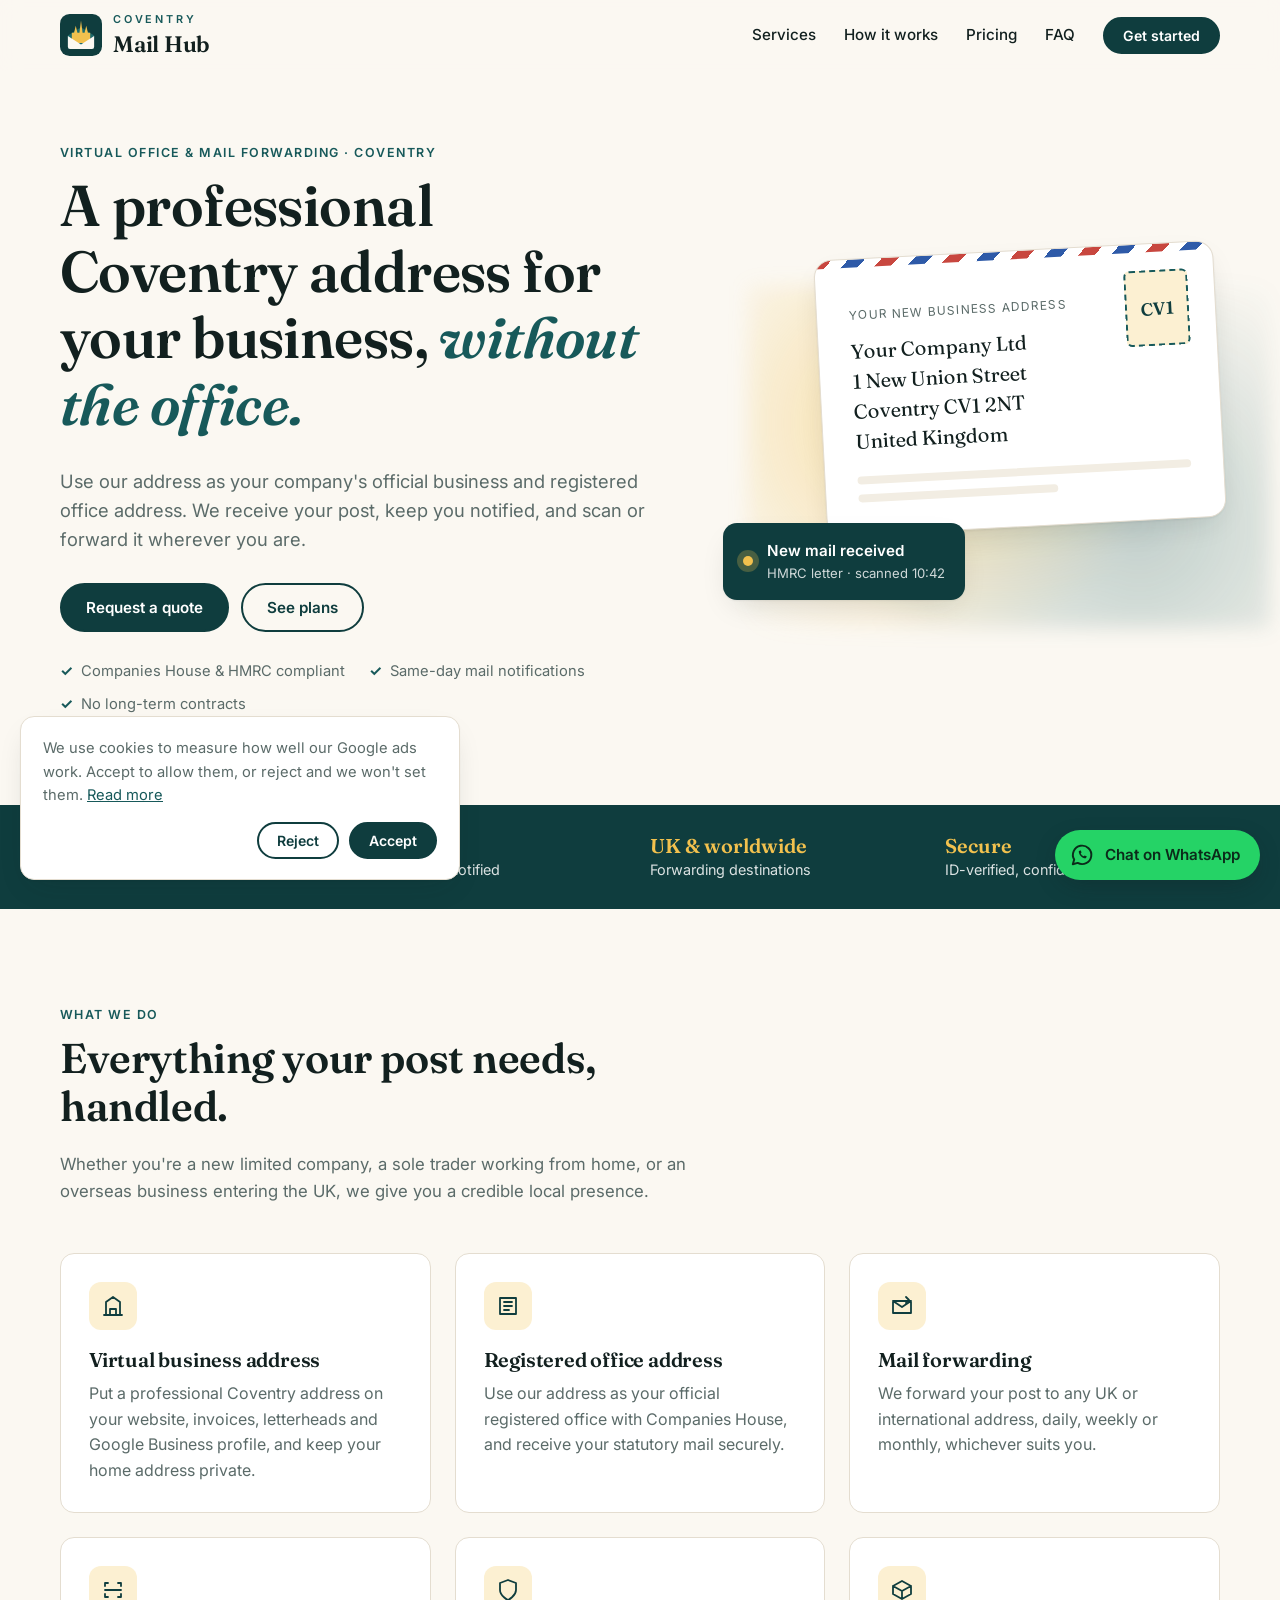
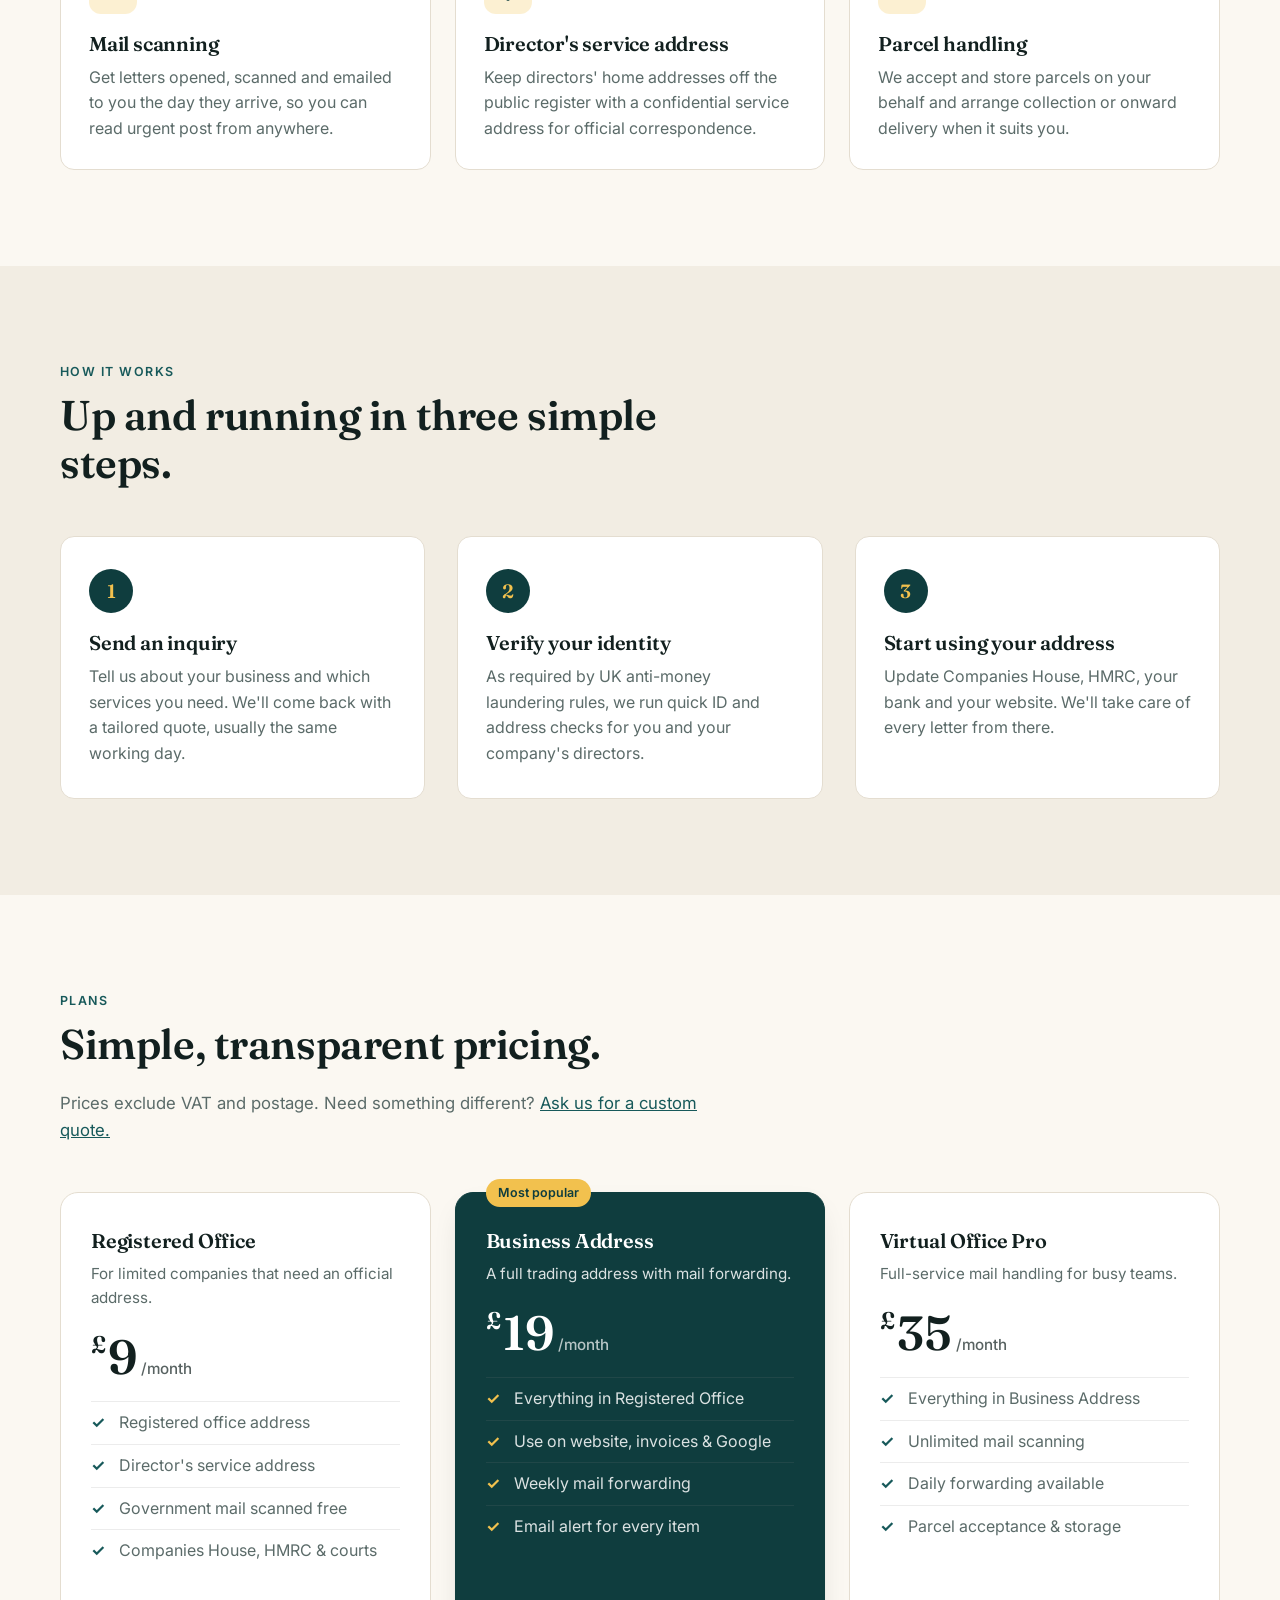
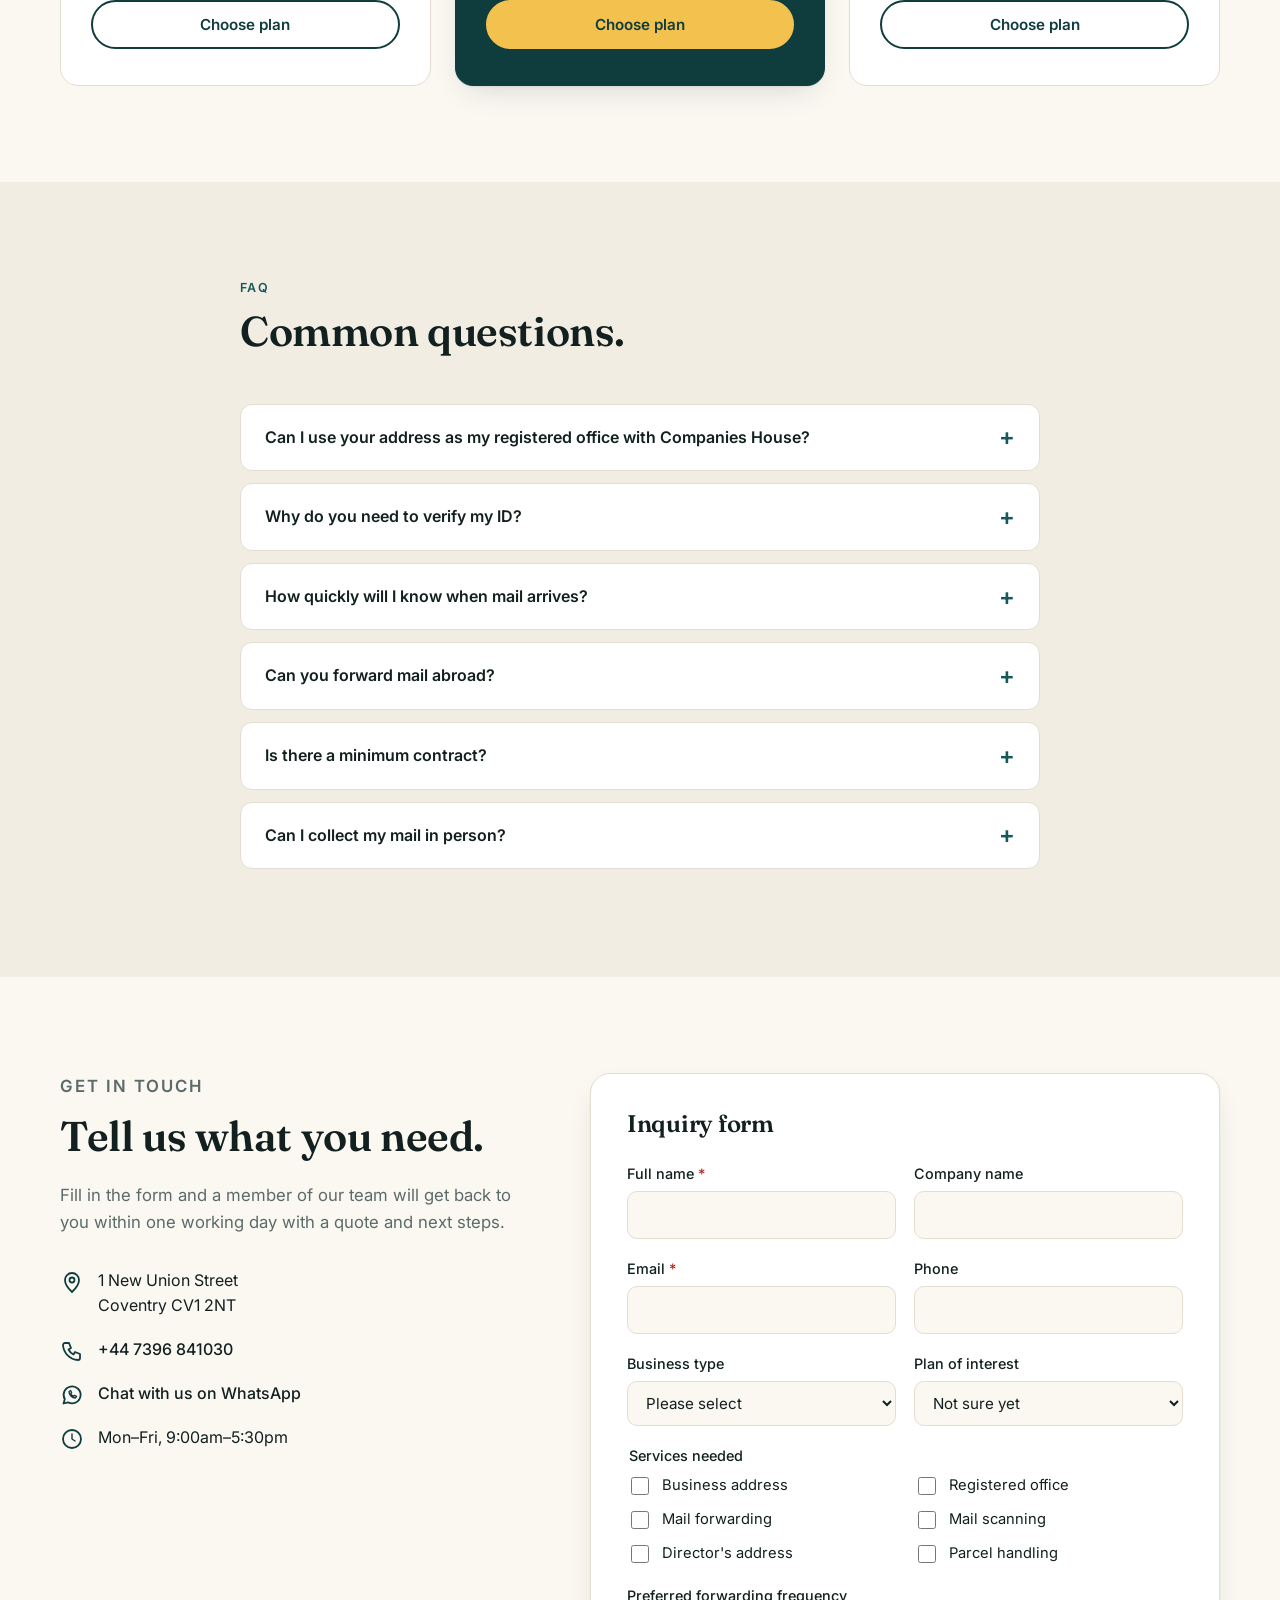
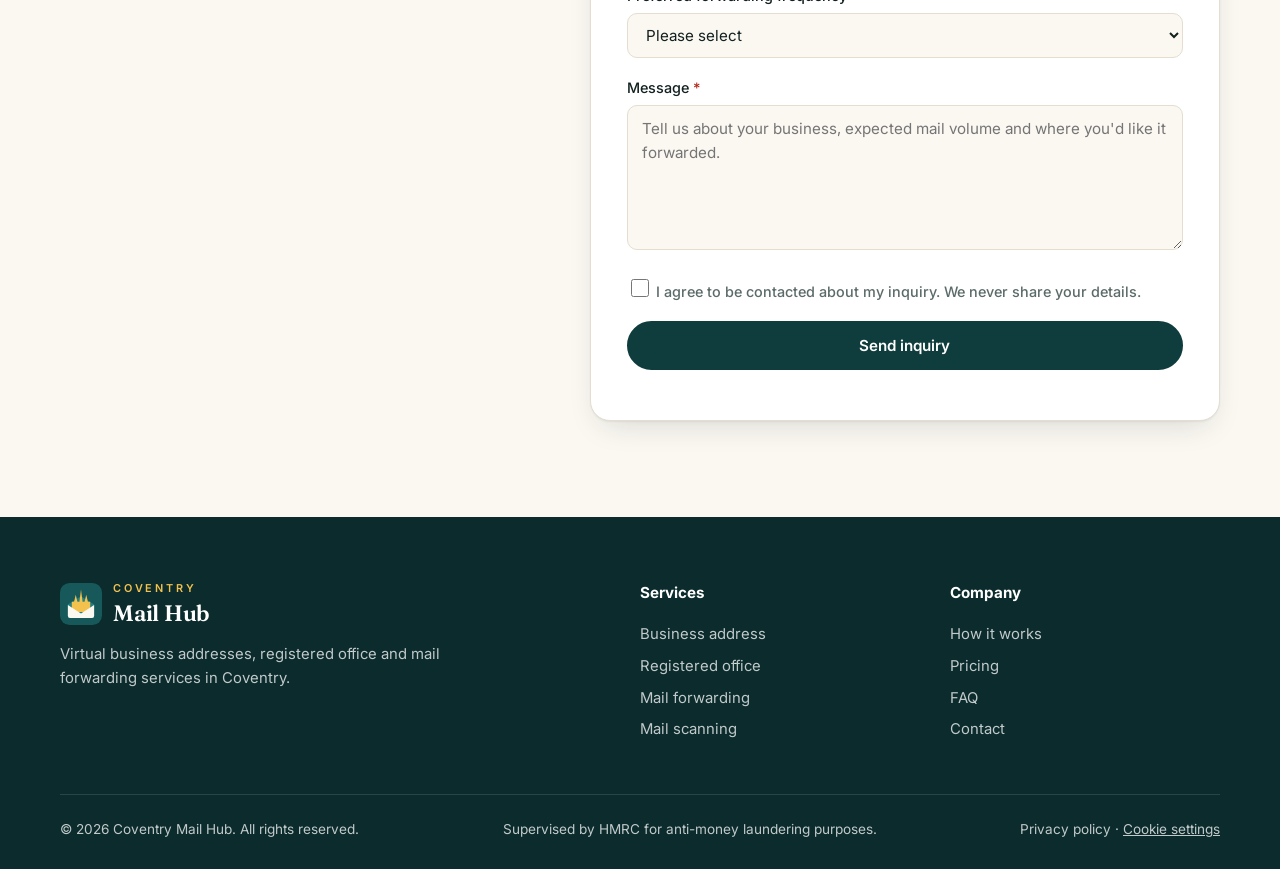
<file: index.html>
<!doctype html>
<html lang="en-GB">
<head>
  <!-- Google tag with consent mode: ad cookies stay off until the visitor accepts -->
  <script>
    window.dataLayer = window.dataLayer || [];
    function gtag(){dataLayer.push(arguments);}
    gtag('consent', 'default', { ad_storage: 'denied', ad_user_data: 'denied', ad_personalization: 'denied', analytics_storage: 'denied', wait_for_update: 500 });
    try {
      if (localStorage.getItem('cmh-consent') === 'granted') {
        gtag('consent', 'update', { ad_storage: 'granted', ad_user_data: 'granted', ad_personalization: 'granted', analytics_storage: 'granted' });
      }
    } catch (e) {}
    gtag('js', new Date());
    gtag('config', 'AW-18508861802');
  </script>
  <script async src="https://www.googletagmanager.com/gtag/js?id=AW-18508861802"></script>
  <meta charset="utf-8">
  <meta name="viewport" content="width=device-width, initial-scale=1">
  <title>Coventry Mail Hub | Virtual Business Address &amp; Mail Forwarding in Coventry</title>
  <meta name="description" content="A prestigious Coventry business address for your company. Registered office, mail scanning and mail forwarding for startups, sole traders and limited companies.">
  <link rel="preconnect" href="https://fonts.googleapis.com">
  <link rel="preconnect" href="https://fonts.gstatic.com" crossorigin>
  <link href="https://fonts.googleapis.com/css2?family=Fraunces:opsz,wght@9..144,500;9..144,600&family=Inter:wght@400;500;600&display=swap" rel="stylesheet">
  <link rel="stylesheet" href="styles.css">
  <link rel="icon" href="logo-mark.svg" type="image/svg+xml">
</head>
<body>
  <a class="skip-link" href="#main">Skip to content</a>

  <header class="site-header">
    <div class="container nav">
      <a href="#" class="brand" aria-label="Coventry Mail Hub home">
        <svg class="brand-mark" viewBox="0 0 48 48" aria-hidden="true"><rect class="bm-bg" width="48" height="48" rx="11"/><path class="bm-back" d="M9 24.5L24 15l15 9.5v13A2.5 2.5 0 0 1 36.5 40h-25A2.5 2.5 0 0 1 9 37.5z"/><path class="bm-letter" d="M13.5 33V21.5h2.6L18 13.5l1.9 8h2.3L24 7.5l1.8 14h2.3l1.9-8 1.9 8h2.6V33z"/><path class="bm-front" d="M9 25.2l15 9.6 15-9.6v12.3a2.5 2.5 0 0 1-2.5 2.5h-25A2.5 2.5 0 0 1 9 37.5z"/></svg>
        <span class="brand-text"><span class="brand-top">Coventry</span><span class="brand-name">Mail Hub</span></span>
      </a>
      <button class="nav-toggle" aria-expanded="false" aria-controls="nav-links" aria-label="Open menu">
        <span></span><span></span><span></span>
      </button>
      <nav id="nav-links" class="nav-links" aria-label="Main">
        <a href="#services">Services</a>
        <a href="#how">How it works</a>
        <a href="#pricing">Pricing</a>
        <a href="#faq">FAQ</a>
        <a href="#contact" class="btn btn-small">Get started</a>
      </nav>
    </div>
  </header>

  <main id="main">
    <!-- Hero -->
    <section class="hero">
      <div class="container hero-grid">
        <div class="hero-copy">
          <p class="eyebrow">Virtual office &amp; mail forwarding · Coventry</p>
          <h1>A professional Coventry address for your business, <em>without the office.</em></h1>
          <p class="lead">Use our address as your company's official business and registered office address. We receive your post, keep you notified, and scan or forward it wherever you are.</p>
          <div class="hero-actions">
            <a href="#contact" class="btn">Request a quote</a>
            <a href="#pricing" class="btn btn-ghost">See plans</a>
          </div>
          <ul class="hero-points">
            <li>Companies House &amp; HMRC compliant</li>
            <li>Same-day mail notifications</li>
            <li>No long-term contracts</li>
          </ul>
        </div>
        <div class="hero-visual" aria-hidden="true">
          <div class="envelope-card">
            <div class="stamp">CV1</div>
            <p class="ec-label">Your new business address</p>
            <p class="ec-address">Your Company Ltd<br>1 New Union Street<br>Coventry CV1 2NT<br>United Kingdom</p>
            <div class="ec-lines"><span></span><span></span></div>
          </div>
          <div class="notify-card">
            <span class="dot"></span>
            <div>
              <p class="nc-title">New mail received</p>
              <p class="nc-sub">HMRC letter · scanned 10:42</p>
            </div>
          </div>
        </div>
      </div>
    </section>

    <!-- Trust strip -->
    <section class="strip">
      <div class="container strip-grid">
        <div><strong>Central</strong><span>Coventry city location</span></div>
        <div><strong>Same day</strong><span>Mail logged &amp; notified</span></div>
        <div><strong>UK &amp; worldwide</strong><span>Forwarding destinations</span></div>
        <div><strong>Secure</strong><span>ID-verified, confidential handling</span></div>
      </div>
    </section>

    <!-- Services -->
    <section id="services" class="section">
      <div class="container">
        <div class="section-head">
          <p class="eyebrow">What we do</p>
          <h2>Everything your post needs, handled.</h2>
          <p>Whether you're a new limited company, a sole trader working from home, or an overseas business entering the UK, we give you a credible local presence.</p>
        </div>
        <div class="cards">
          <article class="card">
            <div class="icon"><svg viewBox="0 0 24 24"><path d="M3 21h18M5 21V8l7-5 7 5v13M9 21v-6h6v6"/></svg></div>
            <h3>Virtual business address</h3>
            <p>Put a professional Coventry address on your website, invoices, letterheads and Google Business profile, and keep your home address private.</p>
          </article>
          <article class="card">
            <div class="icon"><svg viewBox="0 0 24 24"><path d="M4 4h16v16H4zM8 8h8M8 12h8M8 16h5"/></svg></div>
            <h3>Registered office address</h3>
            <p>Use our address as your official registered office with Companies House, and receive your statutory mail securely.</p>
          </article>
          <article class="card">
            <div class="icon"><svg viewBox="0 0 24 24"><path d="M3 7h18v12H3zM3 7l9 6 9-6"/><path d="M16 3l3 3-3 3"/></svg></div>
            <h3>Mail forwarding</h3>
            <p>We forward your post to any UK or international address, daily, weekly or monthly, whichever suits you.</p>
          </article>
          <article class="card">
            <div class="icon"><svg viewBox="0 0 24 24"><path d="M4 8V5h3M17 5h3v3M20 16v3h-3M7 19H4v-3M4 12h16"/></svg></div>
            <h3>Mail scanning</h3>
            <p>Get letters opened, scanned and emailed to you the day they arrive, so you can read urgent post from anywhere.</p>
          </article>
          <article class="card">
            <div class="icon"><svg viewBox="0 0 24 24"><path d="M12 22s8-4 8-10V5l-8-3-8 3v7c0 6 8 10 8 10z"/></svg></div>
            <h3>Director's service address</h3>
            <p>Keep directors' home addresses off the public register with a confidential service address for official correspondence.</p>
          </article>
          <article class="card">
            <div class="icon"><svg viewBox="0 0 24 24"><path d="M21 8l-9-5-9 5 9 5 9-5zM3 8v8l9 5 9-5V8M12 13v8"/></svg></div>
            <h3>Parcel handling</h3>
            <p>We accept and store parcels on your behalf and arrange collection or onward delivery when it suits you.</p>
          </article>
        </div>
      </div>
    </section>

    <!-- How it works -->
    <section id="how" class="section section-alt">
      <div class="container">
        <div class="section-head">
          <p class="eyebrow">How it works</p>
          <h2>Up and running in three simple steps.</h2>
        </div>
        <ol class="steps">
          <li>
            <span class="step-num">1</span>
            <h3>Send an inquiry</h3>
            <p>Tell us about your business and which services you need. We'll come back with a tailored quote, usually the same working day.</p>
          </li>
          <li>
            <span class="step-num">2</span>
            <h3>Verify your identity</h3>
            <p>As required by UK anti-money laundering rules, we run quick ID and address checks for you and your company's directors.</p>
          </li>
          <li>
            <span class="step-num">3</span>
            <h3>Start using your address</h3>
            <p>Update Companies House, HMRC, your bank and your website. We'll take care of every letter from there.</p>
          </li>
        </ol>
      </div>
    </section>

    <!-- Pricing -->
    <section id="pricing" class="section">
      <div class="container">
        <div class="section-head">
          <p class="eyebrow">Plans</p>
          <h2>Simple, transparent pricing.</h2>
          <p>Prices exclude VAT and postage. Need something different? <a href="#contact">Ask us for a custom quote.</a></p>
        </div>
        <div class="pricing">
          <article class="plan">
            <h3>Registered Office</h3>
            <p class="plan-desc">For limited companies that need an official address.</p>
            <p class="price"><span>£</span>9<small>/month</small></p>
            <ul>
              <li>Registered office address</li>
              <li>Director's service address</li>
              <li>Government mail scanned free</li>
              <li>Companies House, HMRC &amp; courts</li>
            </ul>
            <a href="#contact" class="btn btn-ghost" data-plan="Registered Office">Choose plan</a>
          </article>
          <article class="plan plan-featured">
            <p class="badge">Most popular</p>
            <h3>Business Address</h3>
            <p class="plan-desc">A full trading address with mail forwarding.</p>
            <p class="price"><span>£</span>19<small>/month</small></p>
            <ul>
              <li>Everything in Registered Office</li>
              <li>Use on website, invoices &amp; Google</li>
              <li>Weekly mail forwarding</li>
              <li>Email alert for every item</li>
            </ul>
            <a href="#contact" class="btn" data-plan="Business Address">Choose plan</a>
          </article>
          <article class="plan">
            <h3>Virtual Office Pro</h3>
            <p class="plan-desc">Full-service mail handling for busy teams.</p>
            <p class="price"><span>£</span>35<small>/month</small></p>
            <ul>
              <li>Everything in Business Address</li>
              <li>Unlimited mail scanning</li>
              <li>Daily forwarding available</li>
              <li>Parcel acceptance &amp; storage</li>
            </ul>
            <a href="#contact" class="btn btn-ghost" data-plan="Virtual Office Pro">Choose plan</a>
          </article>
        </div>
      </div>
    </section>

    <!-- FAQ -->
    <section id="faq" class="section section-alt">
      <div class="container narrow">
        <div class="section-head">
          <p class="eyebrow">FAQ</p>
          <h2>Common questions.</h2>
        </div>
        <div class="faq">
          <details>
            <summary>Can I use your address as my registered office with Companies House?</summary>
            <p>Yes. Our address is an appropriate address under the Economic Crime and Corporate Transparency Act, so you can use it as your registered office and director's service address.</p>
          </details>
          <details>
            <summary>Why do you need to verify my ID?</summary>
            <p>Mail forwarding and registered office providers are regulated under UK anti-money laundering regulations. We must confirm the identity and home address of account holders and company directors before activating a service.</p>
          </details>
          <details>
            <summary>How quickly will I know when mail arrives?</summary>
            <p>Mail is logged the day it arrives and you'll receive an email notification. On scanning plans, you'll receive a PDF of the letter the same working day.</p>
          </details>
          <details>
            <summary>Can you forward mail abroad?</summary>
            <p>Absolutely. We forward to any UK or international address. Postage is charged at cost plus a small handling fee.</p>
          </details>
          <details>
            <summary>Is there a minimum contract?</summary>
            <p>No. Plans are billed monthly or annually and you can cancel at any time with 30 days' notice. Annual plans include a discount.</p>
          </details>
          <details>
            <summary>Can I collect my mail in person?</summary>
            <p>Yes. If you're local to Coventry, you can collect mail from us during office hours. Just let us know in advance.</p>
          </details>
        </div>
      </div>
    </section>

    <!-- Contact / inquiry -->
    <section id="contact" class="section contact">
      <div class="container contact-grid">
        <div class="contact-info">
          <p class="eyebrow">Get in touch</p>
          <h2>Tell us what you need.</h2>
          <p>Fill in the form and a member of our team will get back to you within one working day with a quote and next steps.</p>
          <ul class="contact-list">
            <li>
              <svg viewBox="0 0 24 24" aria-hidden="true"><path d="M12 22s7-6.5 7-12a7 7 0 10-14 0c0 5.5 7 12 7 12z"/><circle cx="12" cy="10" r="2.5"/></svg>
              <span>1 New Union Street<br>Coventry CV1 2NT</span>
            </li>
            <li>
              <svg viewBox="0 0 24 24" aria-hidden="true"><path d="M5 4h4l2 5-2.5 1.5a11 11 0 005 5L15 13l5 2v4a2 2 0 01-2 2A16 16 0 013 6a2 2 0 012-2z"/></svg>
              <a href="tel:+447396841030">+44 7396 841030</a>
            </li>
            <li>
              <svg viewBox="0 0 24 24" aria-hidden="true"><path d="M3.5 20.5l1.3-4.3A8.5 8.5 0 1 1 8 19.3z"/><path d="M9 8.5c0 3.2 2.8 6.5 6.5 6.5l1-1.6-2-1-1 .8a5 5 0 0 1-2.7-2.7l.8-1-1-2z"/></svg>
              <a href="https://wa.me/447396841030?text=Hi%20Coventry%20Mail%20Hub%2C%20I%27d%20like%20to%20ask%20about%20your%20virtual%20address%20and%20mail%20forwarding%20services." target="_blank" rel="noopener">Chat with us on WhatsApp</a>
            </li>
            <li>
              <svg viewBox="0 0 24 24" aria-hidden="true"><circle cx="12" cy="12" r="9"/><path d="M12 7v5l3 2"/></svg>
              <span>Mon–Fri, 9:00am–5:30pm</span>
            </li>
          </ul>
        </div>

        <form id="inquiry-form" class="form" novalidate>
          <h3>Inquiry form</h3>
          <div class="form-row">
            <div class="field">
              <label for="name">Full name <span aria-hidden="true">*</span></label>
              <input id="name" name="name" type="text" autocomplete="name" required>
              <p class="error" aria-live="polite"></p>
            </div>
            <div class="field">
              <label for="company">Company name</label>
              <input id="company" name="company" type="text" autocomplete="organization">
            </div>
          </div>
          <div class="form-row">
            <div class="field">
              <label for="email">Email <span aria-hidden="true">*</span></label>
              <input id="email" name="email" type="email" autocomplete="email" required>
              <p class="error" aria-live="polite"></p>
            </div>
            <div class="field">
              <label for="phone">Phone</label>
              <input id="phone" name="phone" type="tel" autocomplete="tel">
            </div>
          </div>
          <div class="form-row">
            <div class="field">
              <label for="business-type">Business type</label>
              <select id="business-type" name="business_type">
                <option value="">Please select</option>
                <option>Limited company</option>
                <option>Sole trader</option>
                <option>Partnership / LLP</option>
                <option>Overseas company</option>
                <option>Charity / non-profit</option>
                <option>Other</option>
              </select>
            </div>
            <div class="field">
              <label for="plan">Plan of interest</label>
              <select id="plan" name="plan">
                <option value="">Not sure yet</option>
                <option>Registered Office</option>
                <option>Business Address</option>
                <option>Virtual Office Pro</option>
                <option>Custom quote</option>
              </select>
            </div>
          </div>
          <fieldset class="field">
            <legend>Services needed</legend>
            <div class="checks">
              <label><input type="checkbox" name="services" value="Business address"> Business address</label>
              <label><input type="checkbox" name="services" value="Registered office"> Registered office</label>
              <label><input type="checkbox" name="services" value="Mail forwarding"> Mail forwarding</label>
              <label><input type="checkbox" name="services" value="Mail scanning"> Mail scanning</label>
              <label><input type="checkbox" name="services" value="Director's service address"> Director's address</label>
              <label><input type="checkbox" name="services" value="Parcel handling"> Parcel handling</label>
            </div>
          </fieldset>
          <div class="field">
            <label for="frequency">Preferred forwarding frequency</label>
            <select id="frequency" name="frequency">
              <option value="">Please select</option>
              <option>Daily</option>
              <option>Weekly</option>
              <option>Fortnightly</option>
              <option>Monthly</option>
              <option>Scan only, no forwarding</option>
            </select>
          </div>
          <div class="field">
            <label for="message">Message <span aria-hidden="true">*</span></label>
            <textarea id="message" name="message" rows="5" required placeholder="Tell us about your business, expected mail volume and where you'd like it forwarded."></textarea>
            <p class="error" aria-live="polite"></p>
          </div>
          <div class="field">
            <label class="consent"><input type="checkbox" id="consent" name="consent" required> I agree to be contacted about my inquiry. We never share your details.</label>
            <p class="error" aria-live="polite"></p>
          </div>
          <!-- Honeypot field to catch spam bots -->
          <input type="text" name="_gotcha" class="hp" tabindex="-1" autocomplete="off" aria-hidden="true">
          <button type="submit" class="btn btn-block">Send inquiry</button>
          <p class="form-status" role="status" aria-live="polite"></p>
        </form>
      </div>
    </section>
  </main>

  <footer class="site-footer">
    <div class="container footer-grid">
      <div>
        <a href="#" class="brand brand-light">
          <svg class="brand-mark" viewBox="0 0 48 48" aria-hidden="true"><rect class="bm-bg" width="48" height="48" rx="11"/><path class="bm-back" d="M9 24.5L24 15l15 9.5v13A2.5 2.5 0 0 1 36.5 40h-25A2.5 2.5 0 0 1 9 37.5z"/><path class="bm-letter" d="M13.5 33V21.5h2.6L18 13.5l1.9 8h2.3L24 7.5l1.8 14h2.3l1.9-8 1.9 8h2.6V33z"/><path class="bm-front" d="M9 25.2l15 9.6 15-9.6v12.3a2.5 2.5 0 0 1-2.5 2.5h-25A2.5 2.5 0 0 1 9 37.5z"/></svg>
        <span class="brand-text"><span class="brand-top">Coventry</span><span class="brand-name">Mail Hub</span></span>
        </a>
        <p>Virtual business addresses, registered office and mail forwarding services in Coventry.</p>
      </div>
      <div>
        <h4>Services</h4>
        <a href="#services">Business address</a>
        <a href="#services">Registered office</a>
        <a href="#services">Mail forwarding</a>
        <a href="#services">Mail scanning</a>
      </div>
      <div>
        <h4>Company</h4>
        <a href="#how">How it works</a>
        <a href="#pricing">Pricing</a>
        <a href="#faq">FAQ</a>
        <a href="#contact">Contact</a>
      </div>
    </div>
    <div class="container footer-bottom">
      <p>&copy; <span id="year"></span> Coventry Mail Hub. All rights reserved.</p>
      <p>Supervised by HMRC for anti-money laundering purposes.</p>
      <p class="footer-legal"><a href="privacy.html">Privacy policy</a> · <button type="button" class="link-button" data-cookie-settings>Cookie settings</button></p>
    </div>
  </footer>

  <a class="wa-float" href="https://wa.me/447396841030?text=Hi%20Coventry%20Mail%20Hub%2C%20I%27d%20like%20to%20ask%20about%20your%20virtual%20address%20and%20mail%20forwarding%20services." target="_blank" rel="noopener" aria-label="Chat with us on WhatsApp">
    <svg viewBox="0 0 24 24" aria-hidden="true"><path d="M3.5 20.5l1.3-4.3A8.5 8.5 0 1 1 8 19.3z"/><path d="M9 8.5c0 3.2 2.8 6.5 6.5 6.5l1-1.6-2-1-1 .8a5 5 0 0 1-2.7-2.7l.8-1-1-2z"/></svg>
    <span>Chat on WhatsApp</span>
  </a>

  <div id="cookie-banner" class="cookie-banner" role="region" aria-label="Cookie consent" hidden>
    <p>We use cookies to measure how well our Google ads work. Accept to allow them, or reject and we won't set them. <a href="privacy.html#cookies">Read more</a></p>
    <div class="cookie-actions">
      <button type="button" class="btn btn-small btn-ghost" data-consent="denied">Reject</button>
      <button type="button" class="btn btn-small" data-consent="granted">Accept</button>
    </div>
  </div>

  <script src="consent.js"></script>
  <script src="script.js"></script>
</body>
</html>
</file>
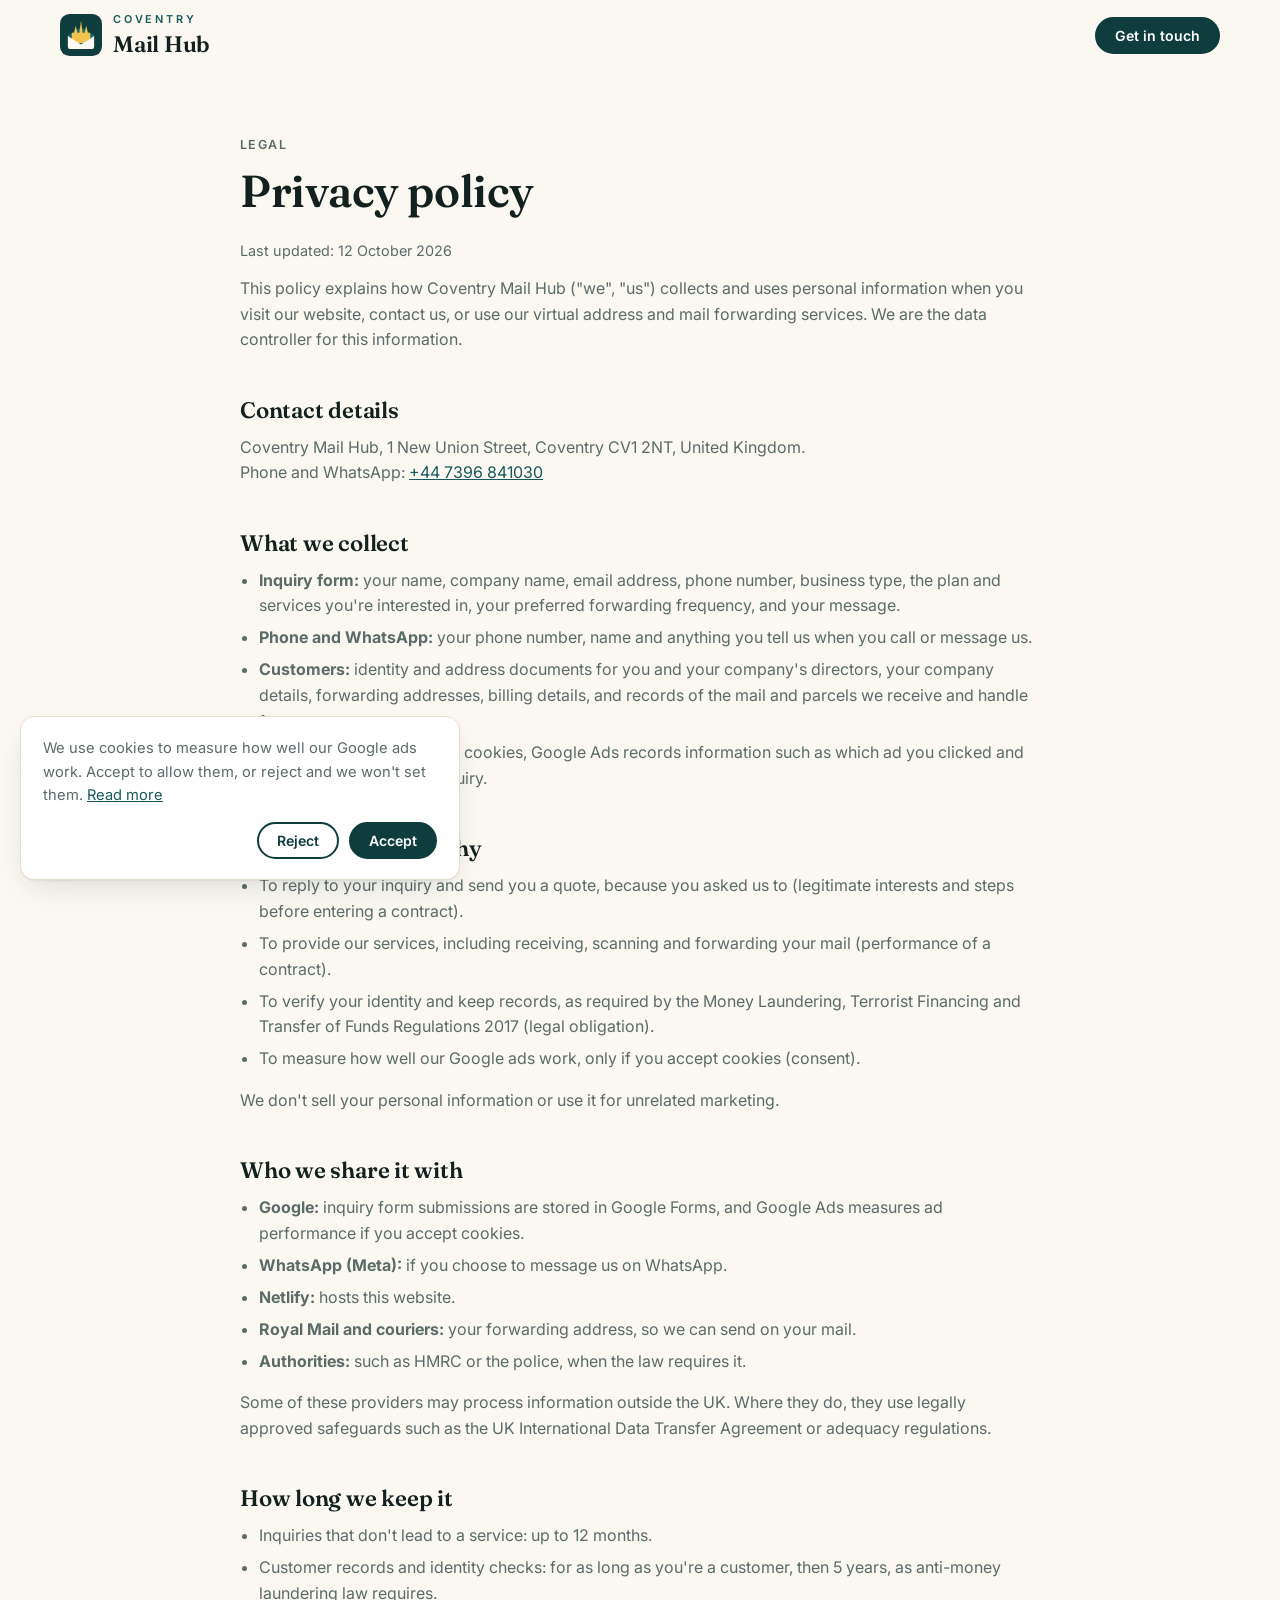
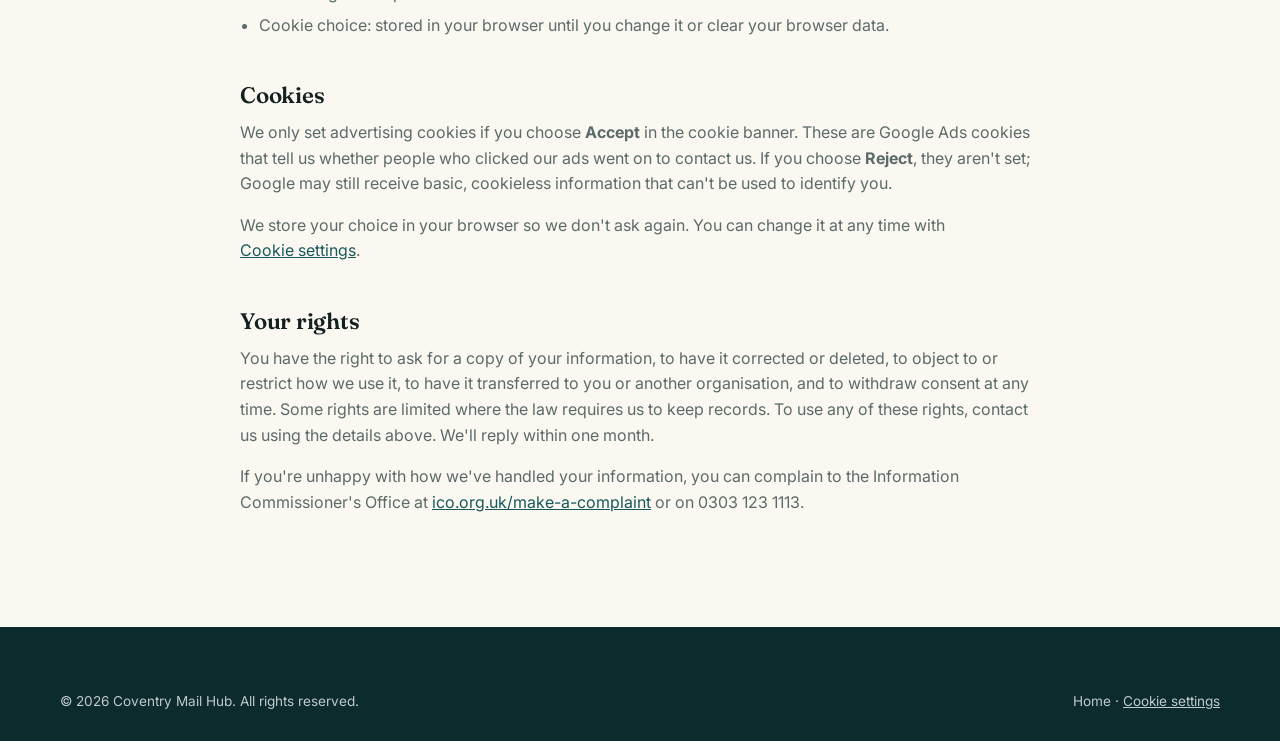
<file: privacy.html>
<!doctype html>
<html lang="en-GB">
<head>
  <!-- Google tag with consent mode: ad cookies stay off until the visitor accepts -->
  <script>
    window.dataLayer = window.dataLayer || [];
    function gtag(){dataLayer.push(arguments);}
    gtag('consent', 'default', { ad_storage: 'denied', ad_user_data: 'denied', ad_personalization: 'denied', analytics_storage: 'denied', wait_for_update: 500 });
    try {
      if (localStorage.getItem('cmh-consent') === 'granted') {
        gtag('consent', 'update', { ad_storage: 'granted', ad_user_data: 'granted', ad_personalization: 'granted', analytics_storage: 'granted' });
      }
    } catch (e) {}
    gtag('js', new Date());
    gtag('config', 'AW-18508861802');
  </script>
  <script async src="https://www.googletagmanager.com/gtag/js?id=AW-18508861802"></script>
  <meta charset="utf-8">
  <meta name="viewport" content="width=device-width, initial-scale=1">
  <title>Privacy Policy | Coventry Mail Hub</title>
  <meta name="description" content="How Coventry Mail Hub collects, uses and protects your personal information, and how we use cookies.">
  <link rel="preconnect" href="https://fonts.googleapis.com">
  <link rel="preconnect" href="https://fonts.gstatic.com" crossorigin>
  <link href="https://fonts.googleapis.com/css2?family=Fraunces:opsz,wght@9..144,500;9..144,600&family=Inter:wght@400;500;600&display=swap" rel="stylesheet">
  <link rel="stylesheet" href="styles.css">
  <link rel="icon" href="logo-mark.svg" type="image/svg+xml">
</head>
<body>
  <a class="skip-link" href="#main">Skip to content</a>

  <header class="site-header">
    <div class="container nav">
      <a href="index.html" class="brand" aria-label="Coventry Mail Hub home">
        <svg class="brand-mark" viewBox="0 0 48 48" aria-hidden="true"><rect class="bm-bg" width="48" height="48" rx="11"/><path class="bm-back" d="M9 24.5L24 15l15 9.5v13A2.5 2.5 0 0 1 36.5 40h-25A2.5 2.5 0 0 1 9 37.5z"/><path class="bm-letter" d="M13.5 33V21.5h2.6L18 13.5l1.9 8h2.3L24 7.5l1.8 14h2.3l1.9-8 1.9 8h2.6V33z"/><path class="bm-front" d="M9 25.2l15 9.6 15-9.6v12.3a2.5 2.5 0 0 1-2.5 2.5h-25A2.5 2.5 0 0 1 9 37.5z"/></svg>
        <span class="brand-text"><span class="brand-top">Coventry</span><span class="brand-name">Mail Hub</span></span>
      </a>
      <a href="index.html#contact" class="btn btn-small">Get in touch</a>
    </div>
  </header>

  <main id="main" class="legal">
    <div class="container narrow">
      <p class="eyebrow">Legal</p>
      <h1>Privacy policy</h1>
      <p class="updated">Last updated: 12 October 2026</p>

      <p>This policy explains how Coventry Mail Hub ("we", "us") collects and uses personal information when you visit our website, contact us, or use our virtual address and mail forwarding services. We are the data controller for this information.</p>

      <h2>Contact details</h2>
      <p>Coventry Mail Hub, 1 New Union Street, Coventry CV1 2NT, United Kingdom.<br>Phone and WhatsApp: <a href="tel:+447396841030">+44 7396 841030</a></p>

      <h2>What we collect</h2>
      <ul>
        <li><strong>Inquiry form:</strong> your name, company name, email address, phone number, business type, the plan and services you're interested in, your preferred forwarding frequency, and your message.</li>
        <li><strong>Phone and WhatsApp:</strong> your phone number, name and anything you tell us when you call or message us.</li>
        <li><strong>Customers:</strong> identity and address documents for you and your company's directors, your company details, forwarding addresses, billing details, and records of the mail and parcels we receive and handle for you.</li>
        <li><strong>Website use:</strong> if you accept cookies, Google Ads records information such as which ad you clicked and whether you sent us an inquiry.</li>
      </ul>

      <h2>How we use it and why</h2>
      <ul>
        <li>To reply to your inquiry and send you a quote, because you asked us to (legitimate interests and steps before entering a contract).</li>
        <li>To provide our services, including receiving, scanning and forwarding your mail (performance of a contract).</li>
        <li>To verify your identity and keep records, as required by the Money Laundering, Terrorist Financing and Transfer of Funds Regulations 2017 (legal obligation).</li>
        <li>To measure how well our Google ads work, only if you accept cookies (consent).</li>
      </ul>
      <p>We don't sell your personal information or use it for unrelated marketing.</p>

      <h2>Who we share it with</h2>
      <ul>
        <li><strong>Google:</strong> inquiry form submissions are stored in Google Forms, and Google Ads measures ad performance if you accept cookies.</li>
        <li><strong>WhatsApp (Meta):</strong> if you choose to message us on WhatsApp.</li>
        <li><strong>Netlify:</strong> hosts this website.</li>
        <li><strong>Royal Mail and couriers:</strong> your forwarding address, so we can send on your mail.</li>
        <li><strong>Authorities:</strong> such as HMRC or the police, when the law requires it.</li>
      </ul>
      <p>Some of these providers may process information outside the UK. Where they do, they use legally approved safeguards such as the UK International Data Transfer Agreement or adequacy regulations.</p>

      <h2>How long we keep it</h2>
      <ul>
        <li>Inquiries that don't lead to a service: up to 12 months.</li>
        <li>Customer records and identity checks: for as long as you're a customer, then 5 years, as anti-money laundering law requires.</li>
        <li>Cookie choice: stored in your browser until you change it or clear your browser data.</li>
      </ul>

      <h2 id="cookies">Cookies</h2>
      <p>We only set advertising cookies if you choose <strong>Accept</strong> in the cookie banner. These are Google Ads cookies that tell us whether people who clicked our ads went on to contact us. If you choose <strong>Reject</strong>, they aren't set; Google may still receive basic, cookieless information that can't be used to identify you.</p>
      <p>We store your choice in your browser so we don't ask again. You can change it at any time with <button type="button" class="link-button link-button-dark" data-cookie-settings>Cookie settings</button>.</p>

      <h2>Your rights</h2>
      <p>You have the right to ask for a copy of your information, to have it corrected or deleted, to object to or restrict how we use it, to have it transferred to you or another organisation, and to withdraw consent at any time. Some rights are limited where the law requires us to keep records. To use any of these rights, contact us using the details above. We'll reply within one month.</p>
      <p>If you're unhappy with how we've handled your information, you can complain to the Information Commissioner's Office at <a href="https://ico.org.uk/make-a-complaint/" target="_blank" rel="noopener">ico.org.uk/make-a-complaint</a> or on 0303 123 1113.</p>
    </div>
  </main>

  <footer class="site-footer">
    <div class="container footer-bottom">
      <p>&copy; <span id="year">2026</span> Coventry Mail Hub. All rights reserved.</p>
      <p class="footer-legal"><a href="index.html">Home</a> · <button type="button" class="link-button" data-cookie-settings>Cookie settings</button></p>
    </div>
  </footer>

  <div id="cookie-banner" class="cookie-banner" role="region" aria-label="Cookie consent" hidden>
    <p>We use cookies to measure how well our Google ads work. Accept to allow them, or reject and we won't set them. <a href="privacy.html#cookies">Read more</a></p>
    <div class="cookie-actions">
      <button type="button" class="btn btn-small btn-ghost" data-consent="denied">Reject</button>
      <button type="button" class="btn btn-small" data-consent="granted">Accept</button>
    </div>
  </div>

  <script src="consent.js"></script>
</body>
</html>
</file>
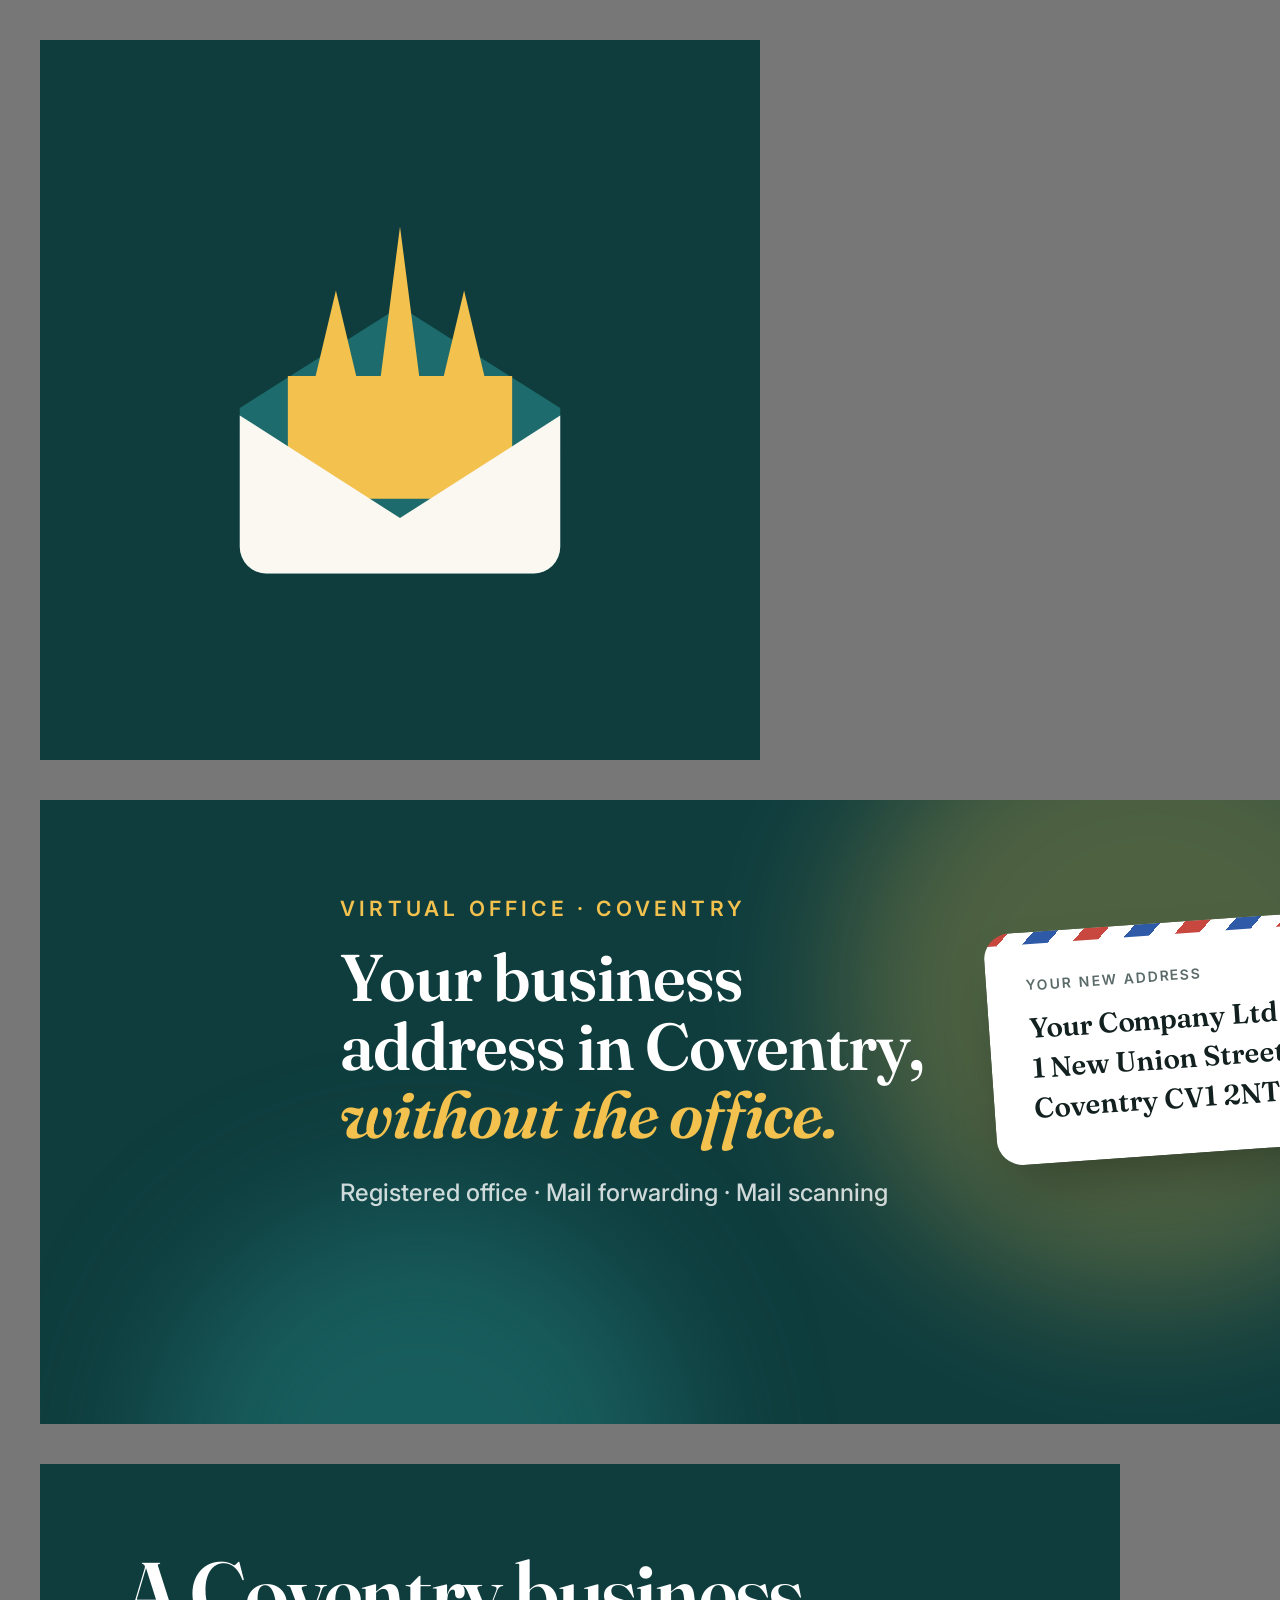
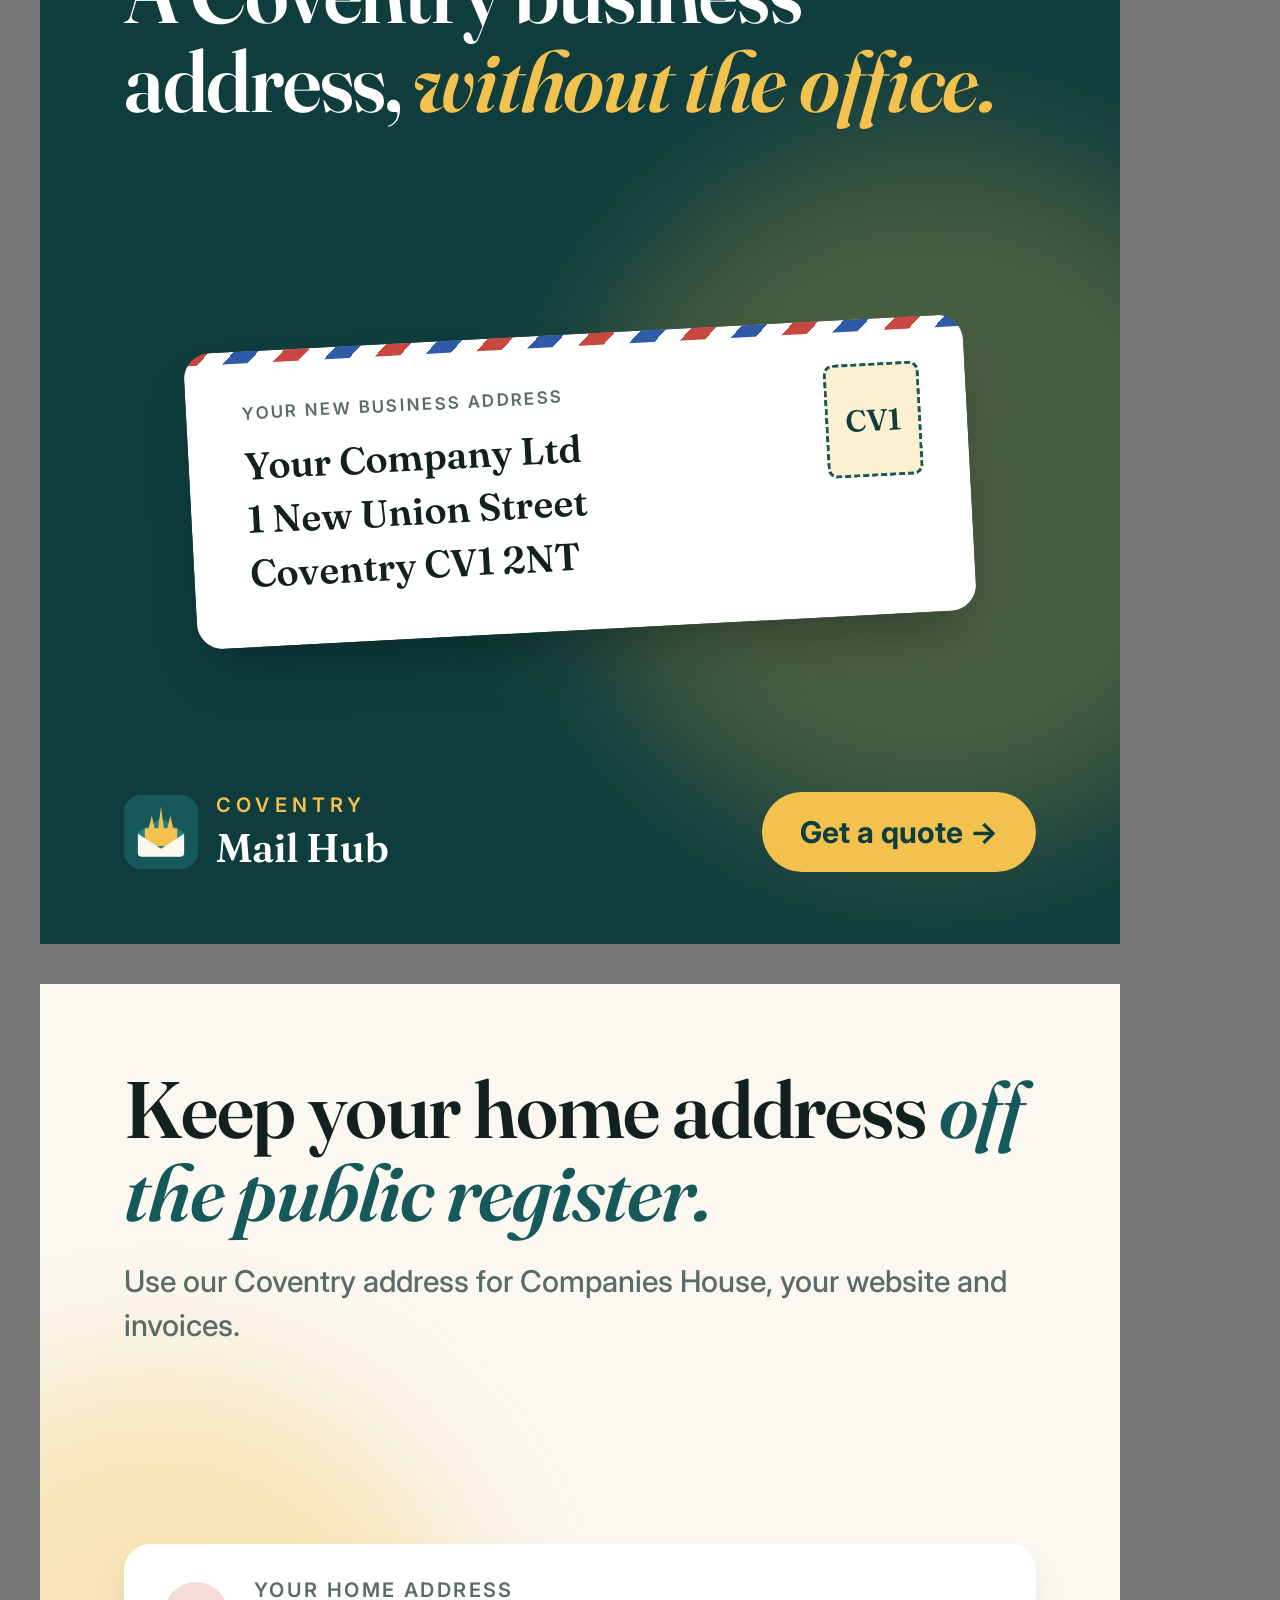
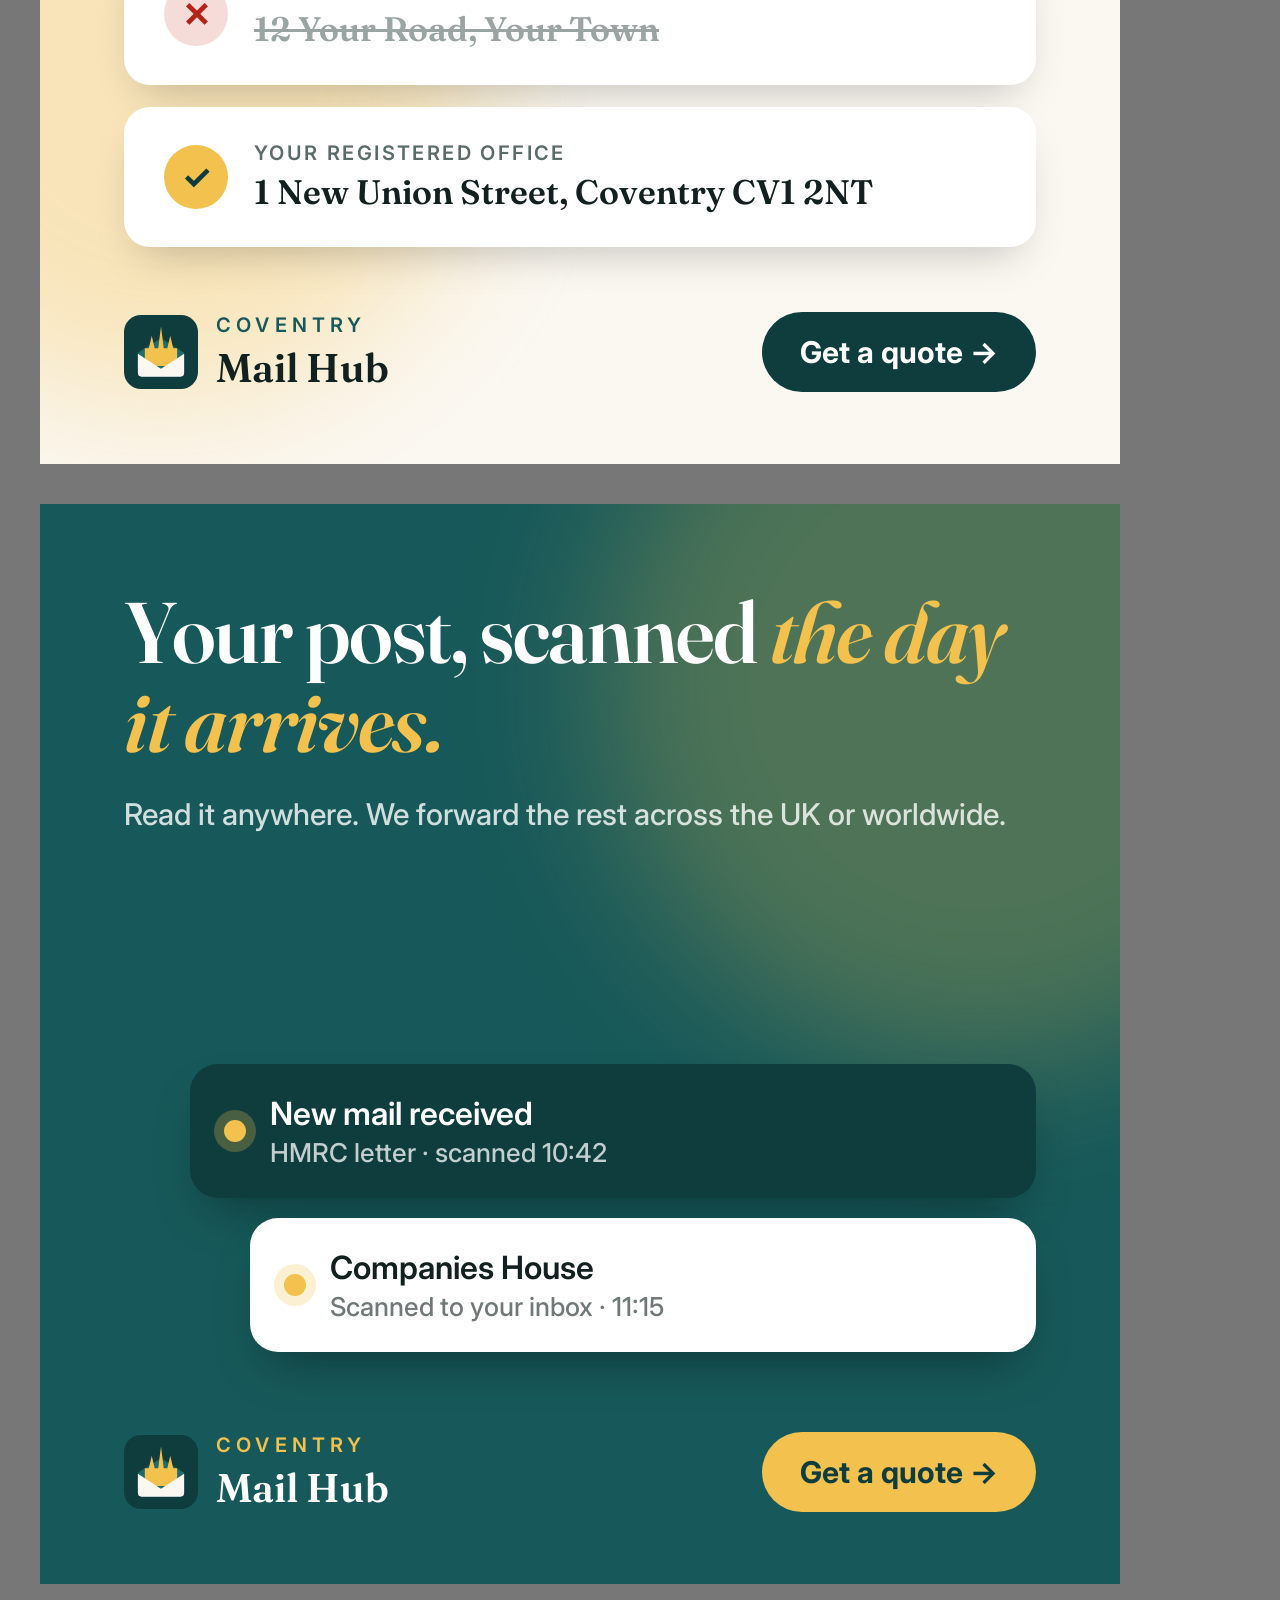
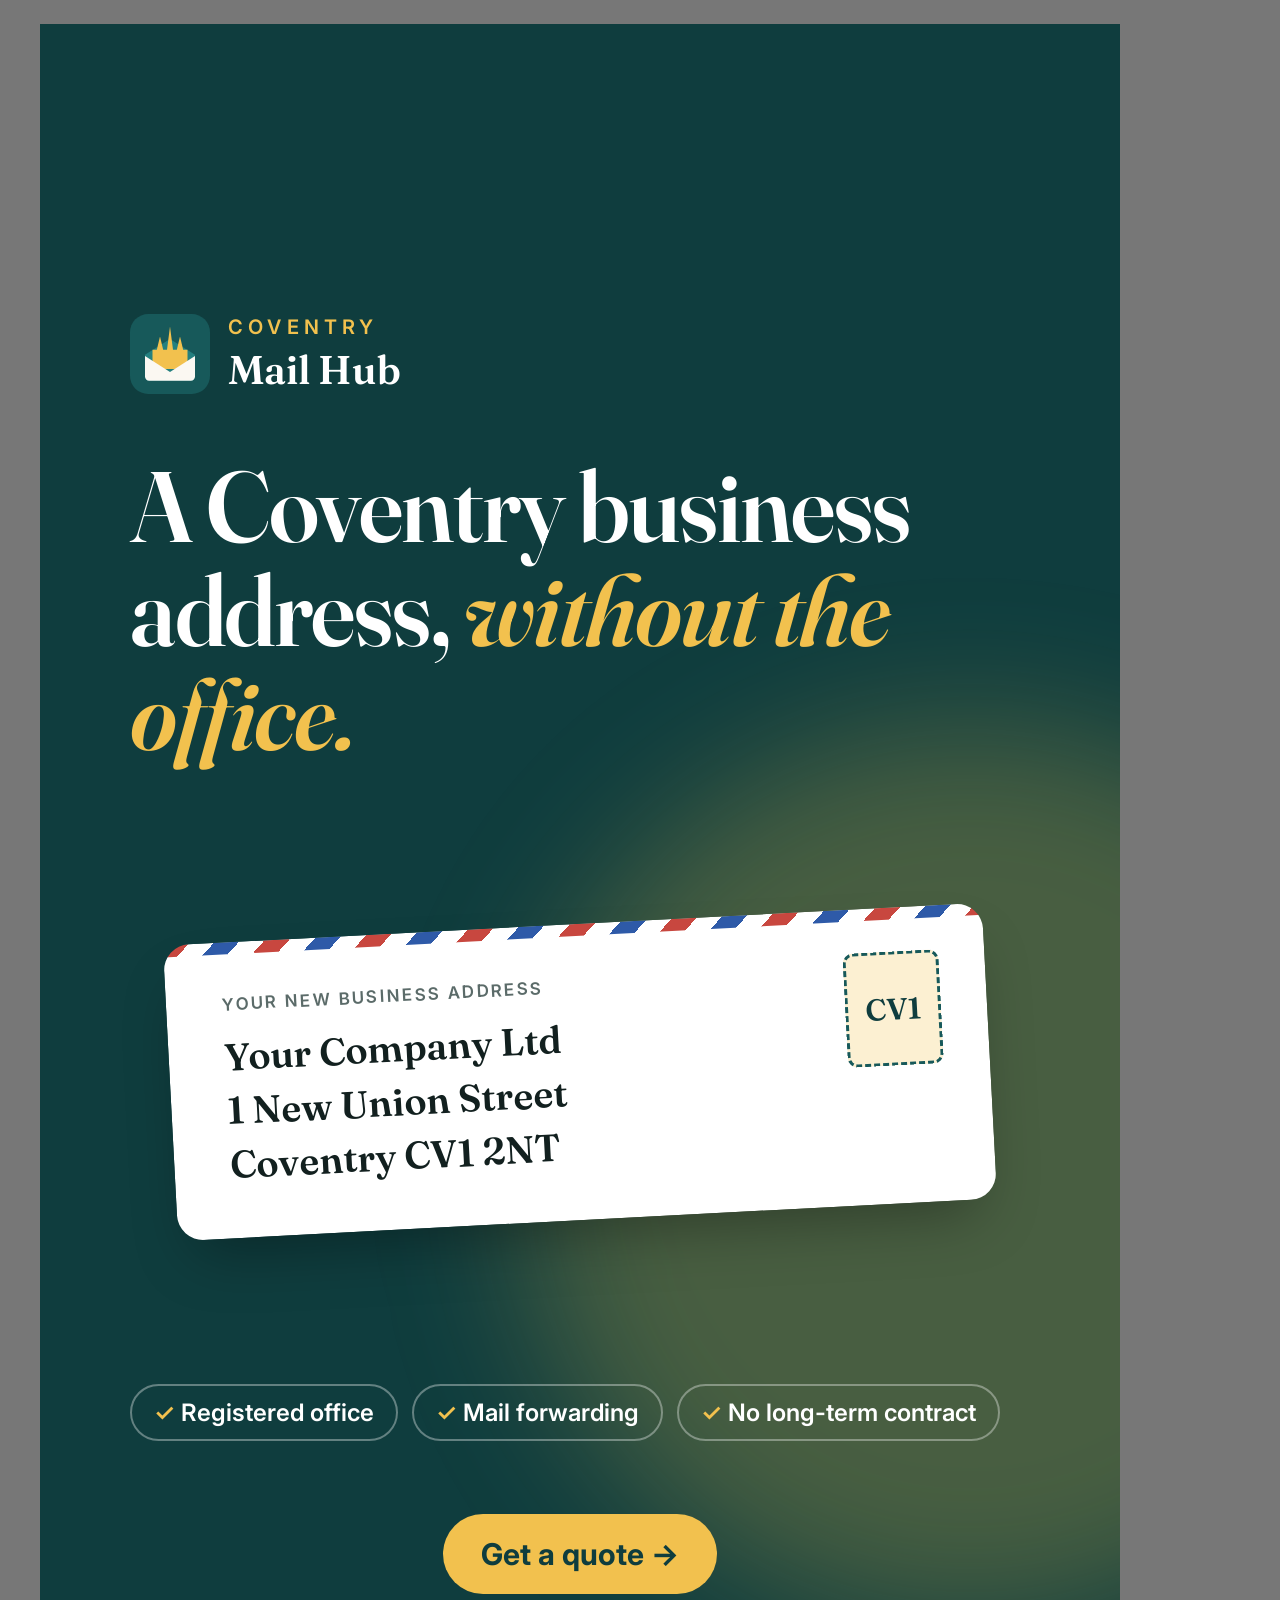
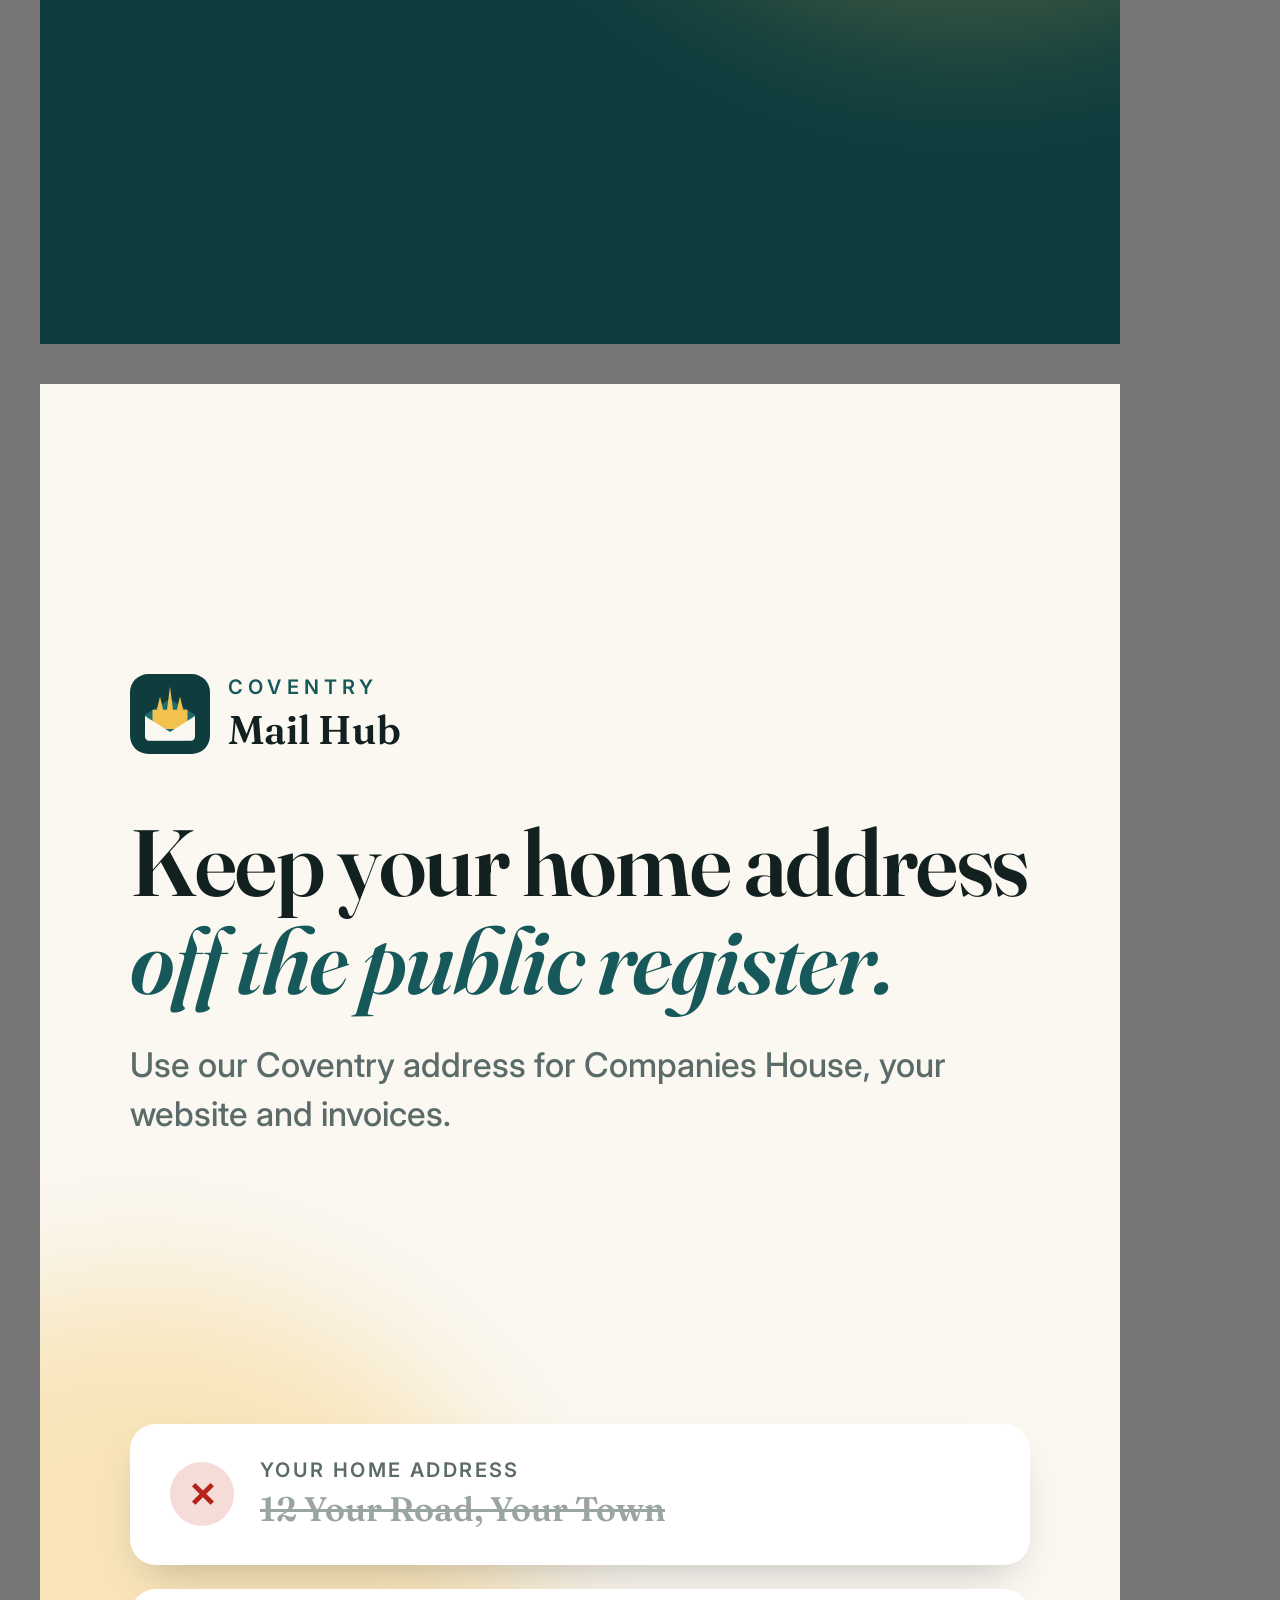
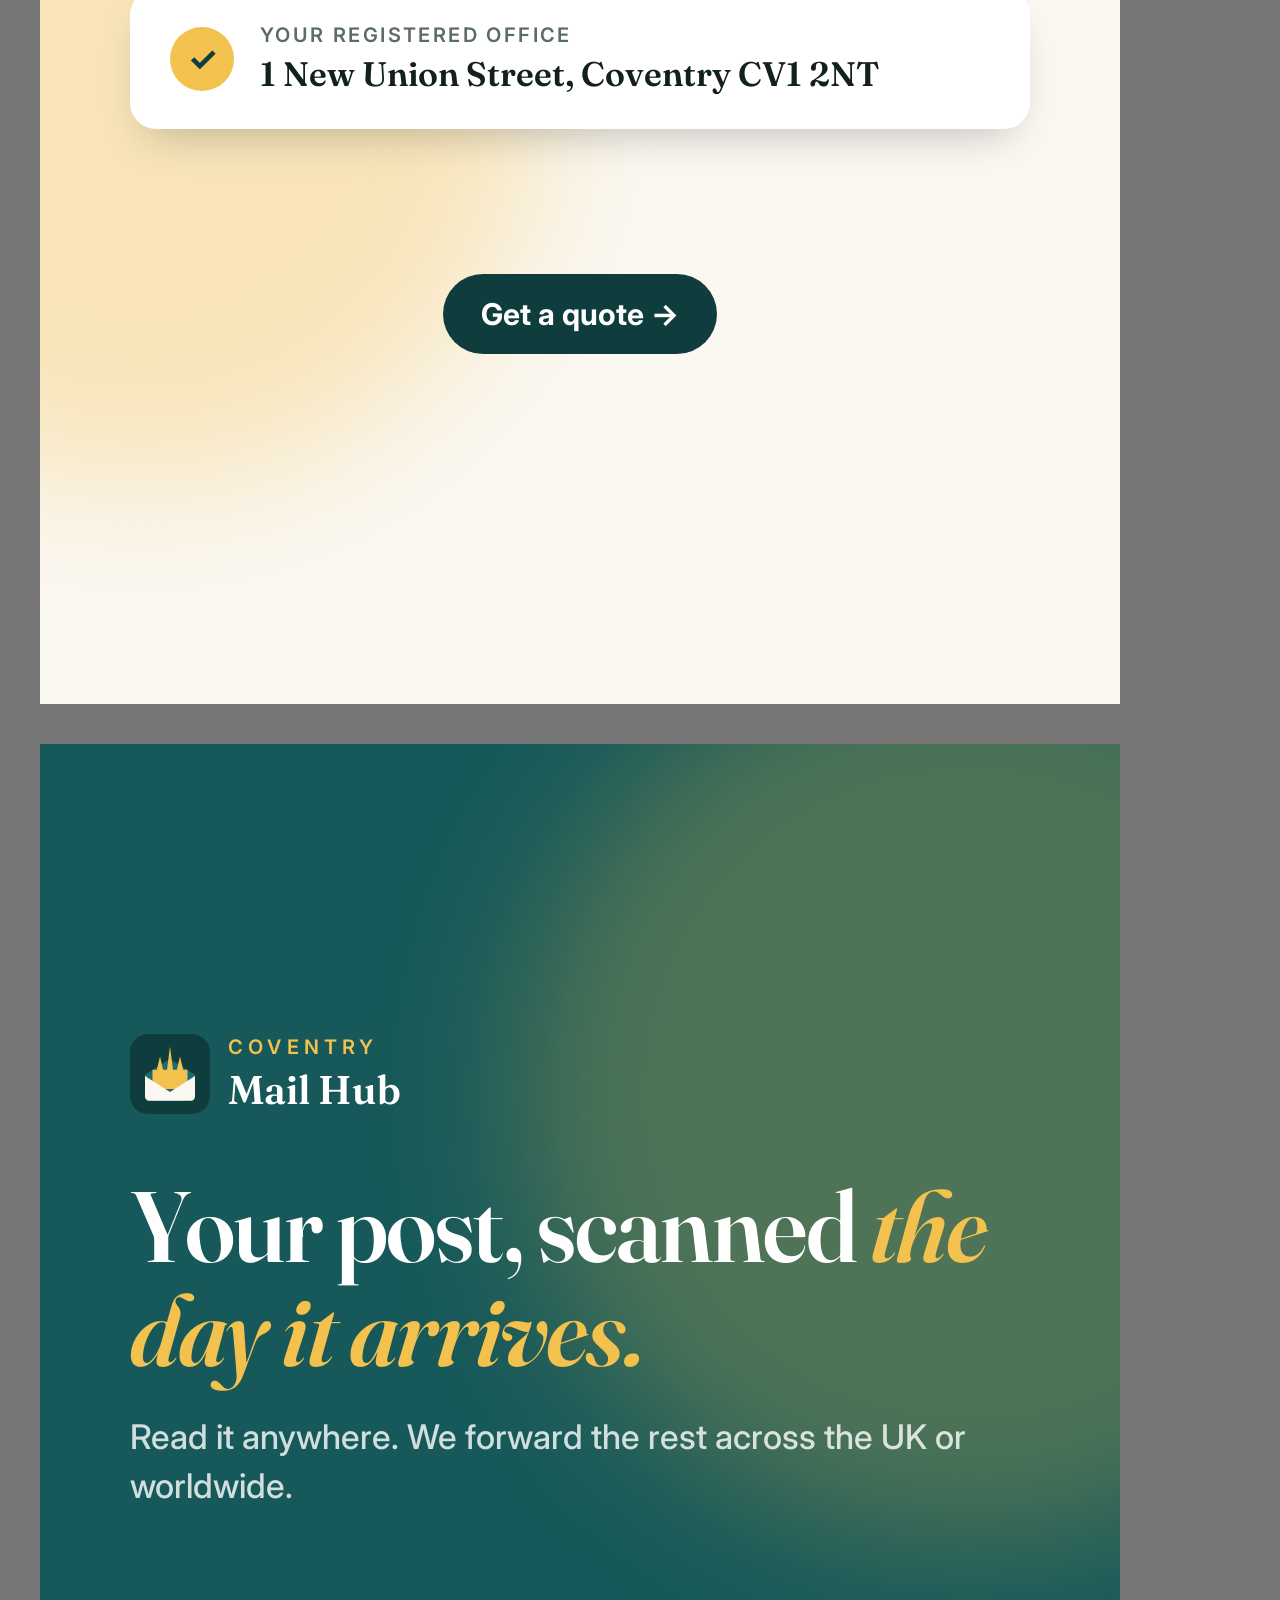
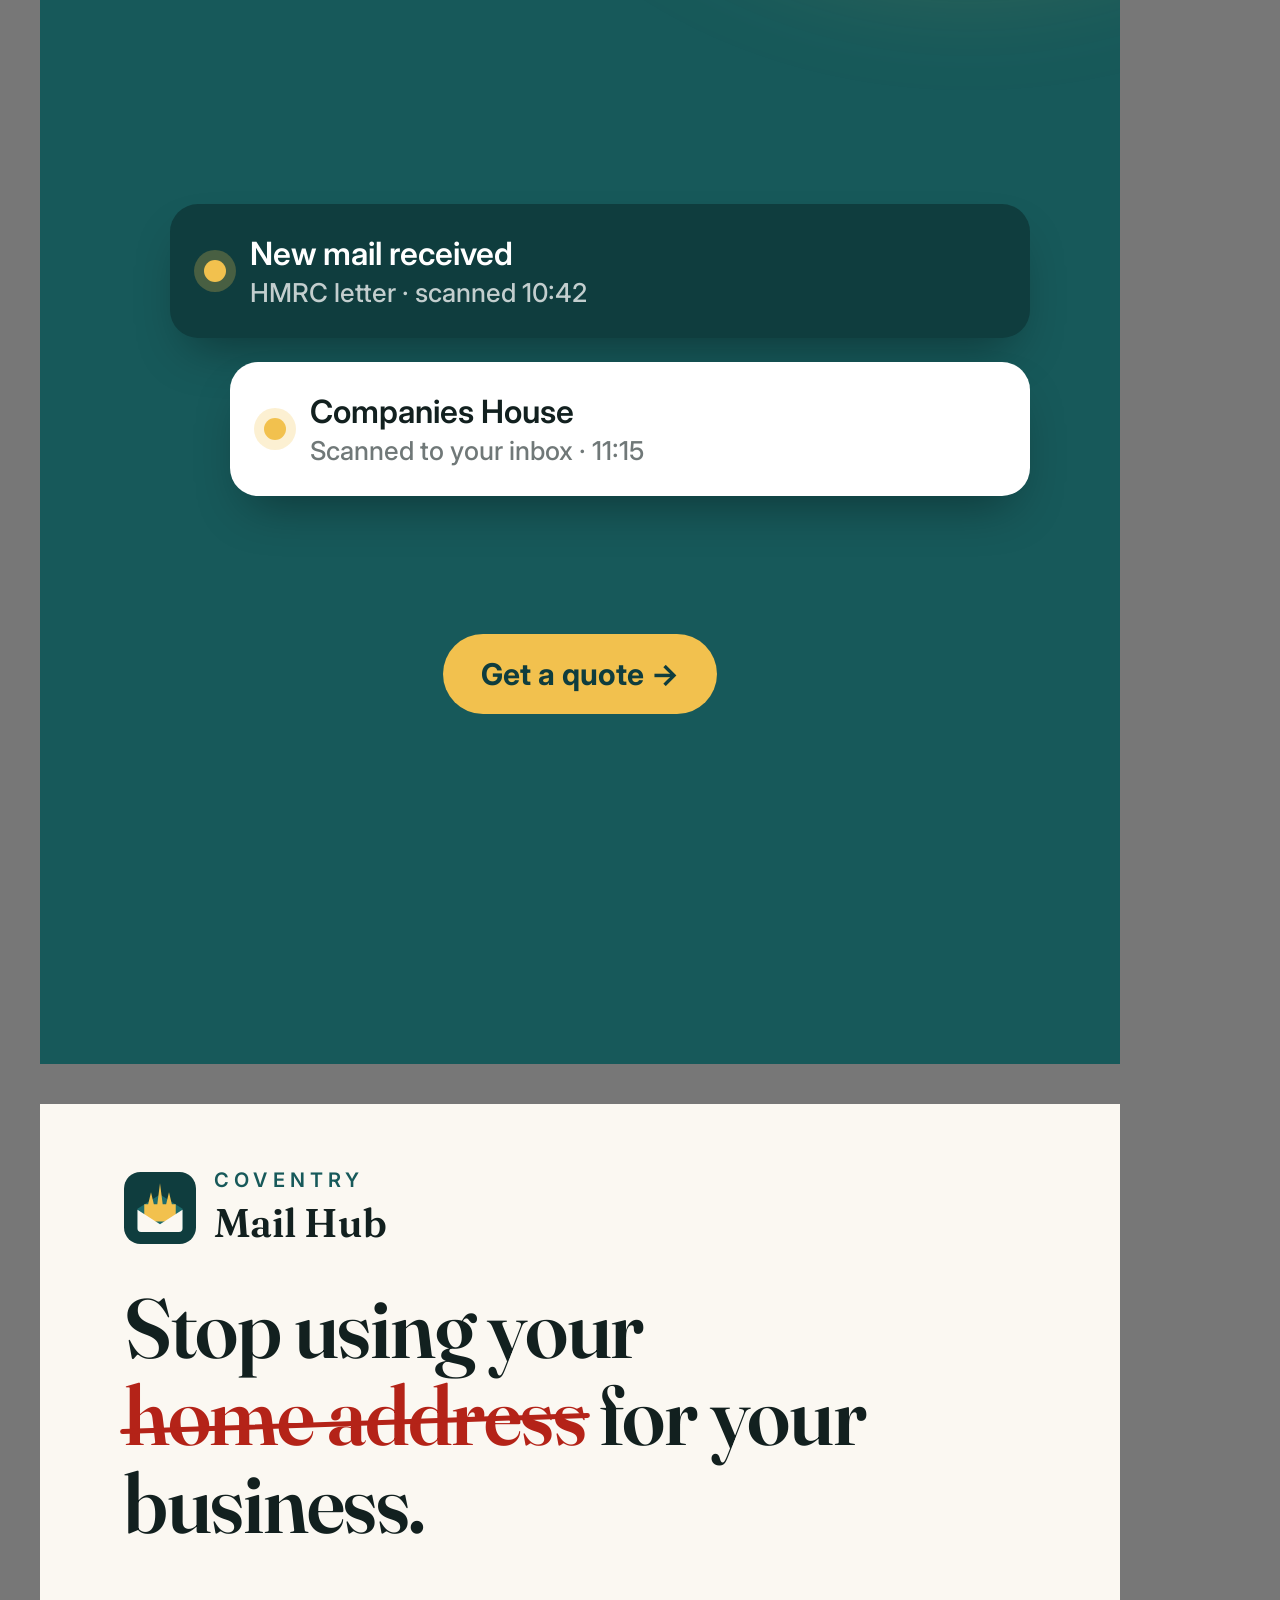
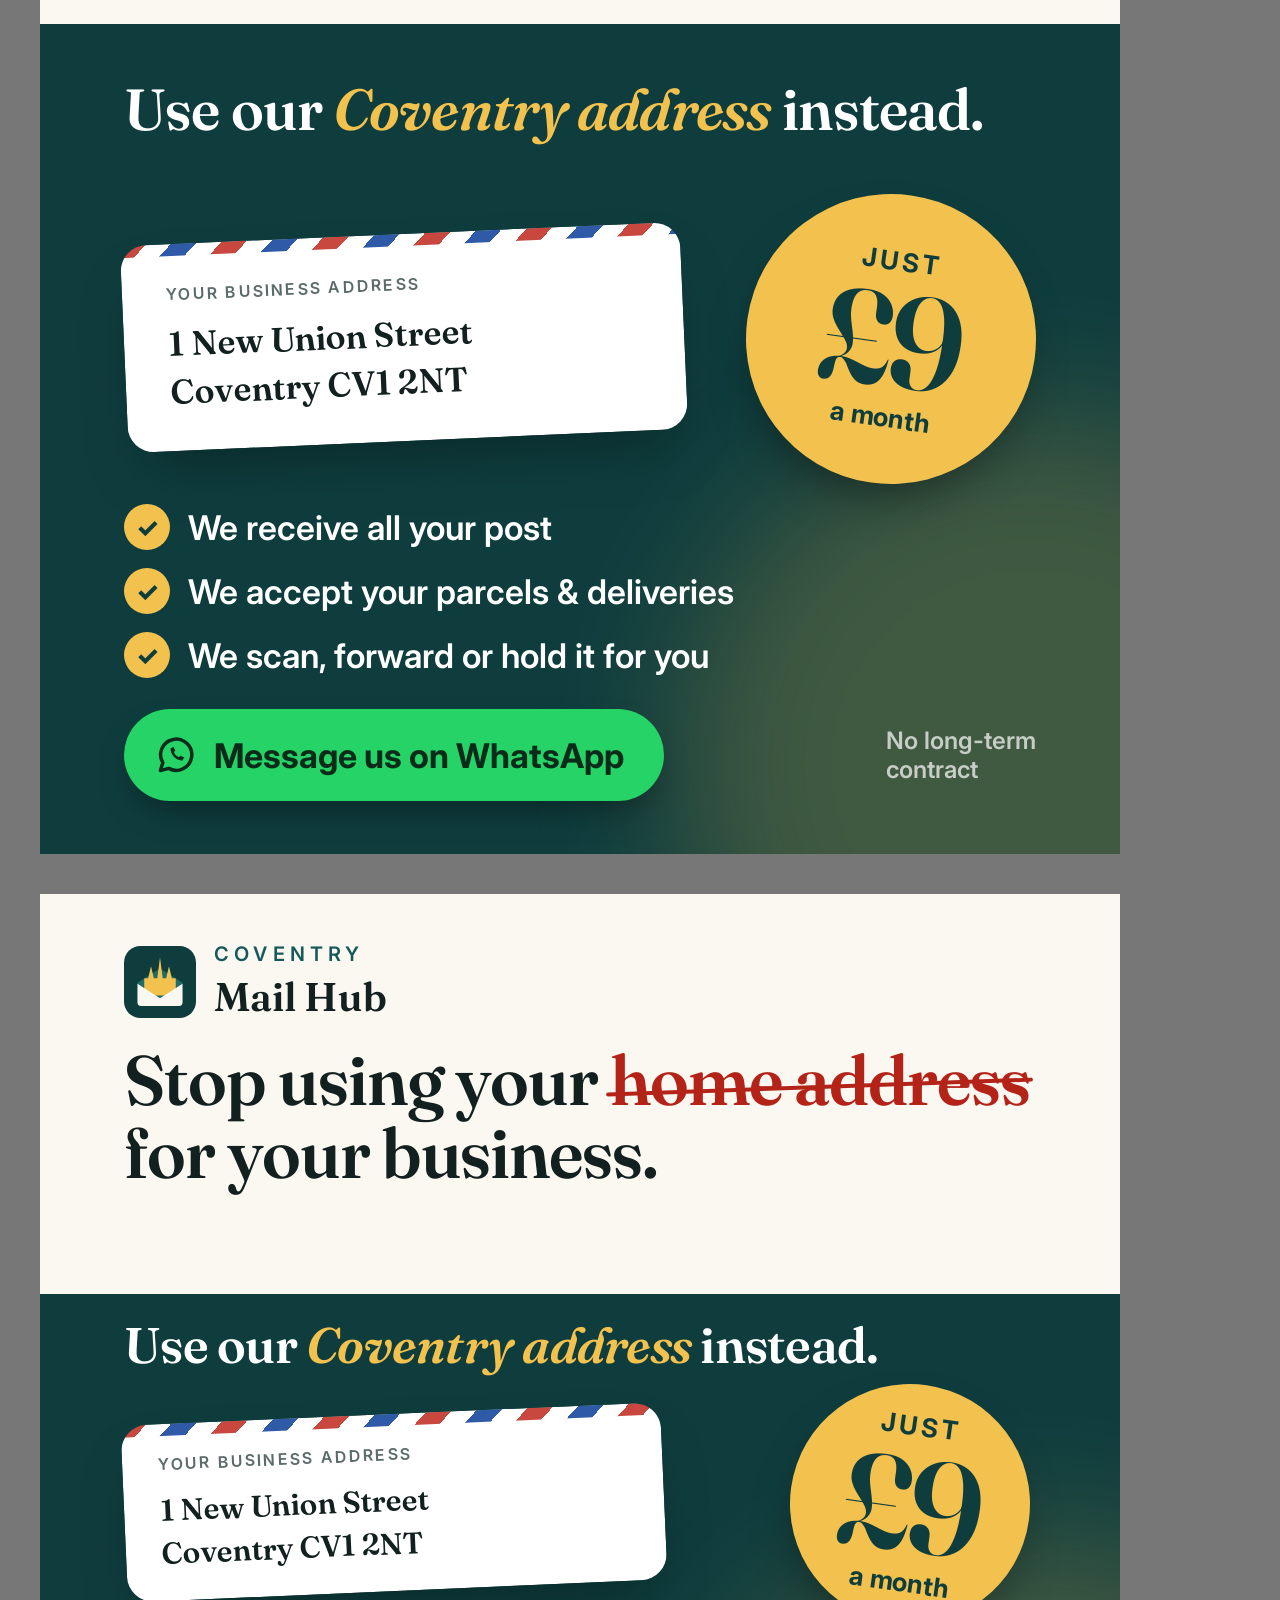
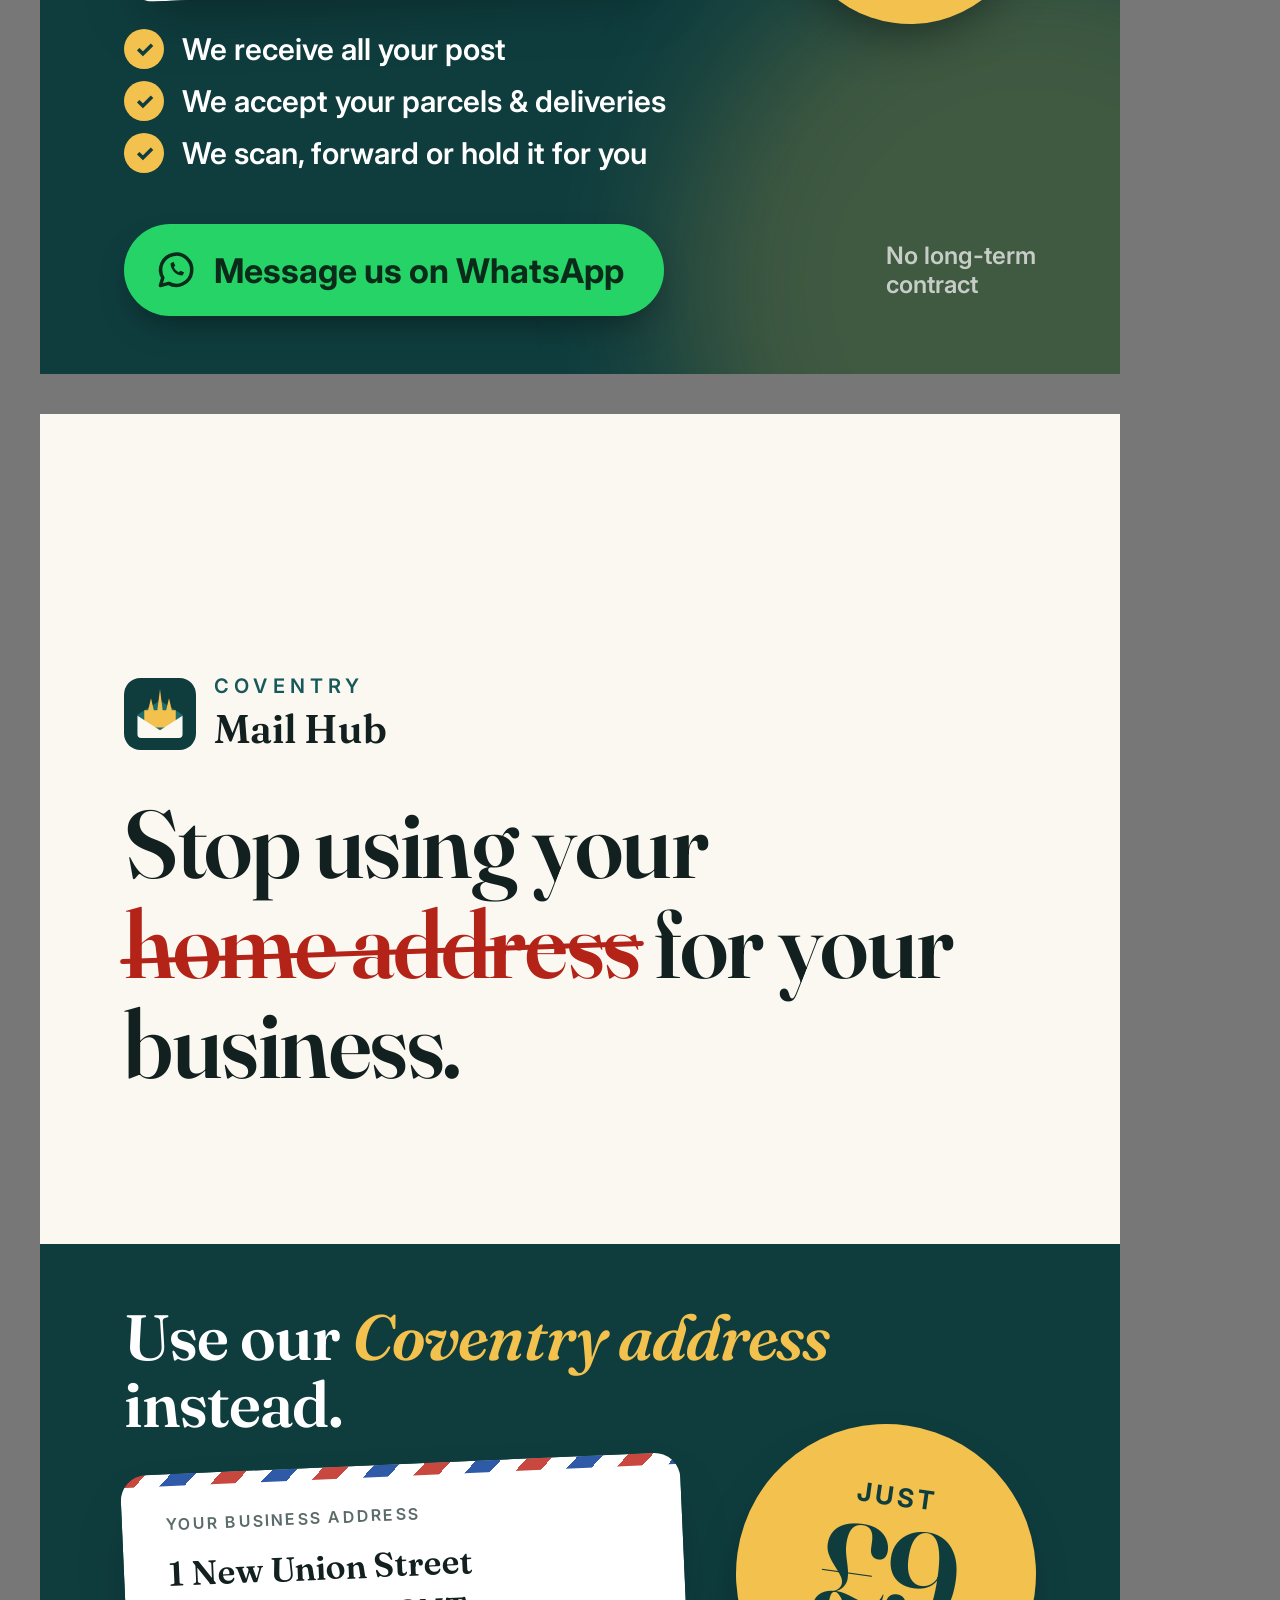
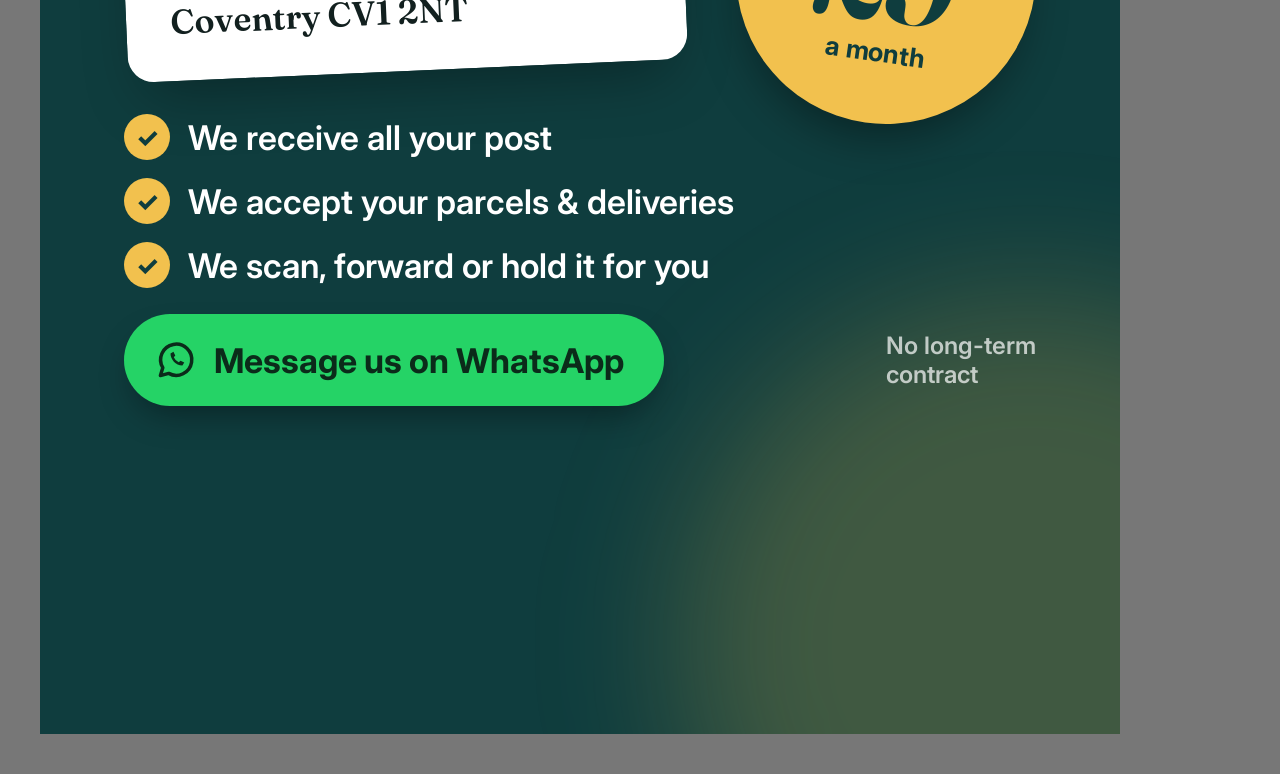
<file: marketing/artwork.html>
<!doctype html>
<html lang="en-GB">
<head>
<meta charset="utf-8">
<title>Coventry Mail Hub social artwork</title>
<!-- Source for the Facebook page images and Meta ad creatives.
     Each .board is exported as a PNG by marketing/render.cjs. -->
<link href="https://fonts.googleapis.com/css2?family=Fraunces:ital,opsz,wght@0,9..144,600;1,9..144,600&family=Inter:wght@400;500;600;700&display=swap" rel="stylesheet">
<style>
  :root {
    --ink: #12201f; --muted: #5b6b69; --bg: #fbf8f2; --alt: #f2ede3;
    --brand: #0f3d3e; --brand-2: #17595a; --accent: #f2c14e; --line: #e4ddd0;
    --serif: "Fraunces", Georgia, serif; --sans: "Inter", Arial, sans-serif;
  }
  * { box-sizing: border-box; margin: 0; }
  body { background: #777; font-family: var(--sans); color: var(--ink); padding: 40px; display: grid; gap: 40px; justify-items: start; }
  .board { position: relative; overflow: hidden; }
  .serif { font-family: var(--serif); font-weight: 600; letter-spacing: -.015em; line-height: 1.04; }
  em { font-style: italic; color: var(--accent); }
  .light em { color: var(--brand-2); }

  /* Logo */
  .mk .bg { fill: var(--brand); } .mk .back { fill: #1d6b6c; } .mk .letter { fill: var(--accent); } .mk .front { fill: var(--bg); }
  .lockup { display: flex; align-items: center; gap: 18px; }
  .lockup .t { display: flex; flex-direction: column; line-height: 1; }
  .lockup .t1 { font: 600 20px var(--sans); letter-spacing: .26em; text-transform: uppercase; color: var(--accent); margin-bottom: 6px; }
  .lockup .t2 { font: 600 40px var(--serif); color: #fff; }
  .light .lockup .t1 { color: var(--brand-2); } .light .lockup .t2 { color: var(--ink); }

  /* Envelope / address card */
  .env {
    background: #fff; border-radius: 26px; padding: 52px 56px 46px; position: relative;
    box-shadow: 0 30px 60px -20px rgba(0,0,0,.35);
    background-image: repeating-linear-gradient(135deg, #c8473f 0 18px, transparent 18px 36px, #2e5aa8 36px 54px, transparent 54px 72px);
    background-size: 100% 12px; background-repeat: no-repeat; background-position: top;
  }
  .env .lbl { font: 600 17px var(--sans); letter-spacing: .14em; text-transform: uppercase; color: var(--muted); margin-bottom: 16px; }
  .env .addr { font: 600 38px/1.42 var(--serif); color: var(--ink); }
  .env .stamp { position: absolute; top: 44px; right: 46px; width: 96px; height: 114px; border: 3px dashed var(--brand-2); border-radius: 10px; display: grid; place-items: center; font: 600 30px var(--serif); color: var(--brand); background: rgba(242,193,78,.25); }

  .pill { display: inline-flex; align-items: center; gap: 12px; background: var(--accent); color: var(--brand); font: 700 30px var(--sans); padding: 22px 38px; border-radius: 999px; }
  .pill.dark { background: var(--brand); color: #fff; }
  .chips { display: flex; flex-wrap: wrap; gap: 14px; }
  .chip { font: 600 24px var(--sans); color: #fff; border: 2px solid rgba(255,255,255,.35); padding: 12px 22px; border-radius: 999px; }
  .light .chip { color: var(--brand); border-color: rgba(15,61,62,.25); }
  .chip::before { content: "✓  "; color: var(--accent); }
  .light .chip::before { color: var(--brand-2); }

  /* Notification cards */
  .note { display: flex; gap: 24px; align-items: center; background: var(--brand); color: #fff; border-radius: 28px; padding: 30px 34px; box-shadow: 0 24px 50px -18px rgba(0,0,0,.4); }
  .note .dot { flex: none; width: 22px; height: 22px; border-radius: 50%; background: var(--accent); box-shadow: 0 0 0 10px rgba(242,193,78,.25); }
  .note .nt { font: 600 32px var(--sans); }
  .note .ns { font: 500 26px var(--sans); opacity: .75; margin-top: 4px; }
  .note.alt { background: #fff; color: var(--ink); }
  .note.alt .ns { opacity: .6; }

  /* Address compare */
  .cmp { background: #fff; border-radius: 26px; padding: 34px 40px; display: flex; gap: 26px; align-items: center; box-shadow: 0 20px 44px -18px rgba(0,0,0,.25); }
  .cmp .ic { flex: none; width: 64px; height: 64px; border-radius: 50%; display: grid; place-items: center; font: 700 34px var(--sans); }
  .cmp.no .ic { background: #f6dcd9; color: #b42318; }
  .cmp.yes .ic { background: var(--accent); color: var(--brand); }
  .cmp .k { font: 600 20px var(--sans); letter-spacing: .12em; text-transform: uppercase; color: var(--muted); margin-bottom: 6px; }
  .cmp .v { font: 600 34px/1.25 var(--serif); }
  .cmp.no .v { color: #9aa5a3; text-decoration: line-through; text-decoration-thickness: 3px; }

  .glow { position: absolute; border-radius: 50%; filter: blur(70px); }

  /* £9 offer ad */
  .offer .top { position: absolute; left: 0; right: 0; top: 0; background: var(--bg); }
  .offer .bottom { position: absolute; left: 0; right: 0; bottom: 0; background: var(--brand); overflow: hidden; }
  .strike { position: relative; white-space: nowrap; color: #b42318; }
  .strike::after { content: ""; position: absolute; left: -4px; right: -4px; top: 56%; height: .055em; background: #b42318; border-radius: 6px; transform: rotate(-2deg); }
  .offer .h-use { color: #fff; }
  .offer .h-use em { color: var(--accent); }
  .badge9 { position: absolute; border-radius: 50%; background: var(--accent); color: var(--brand); display: flex; flex-direction: column; align-items: center; justify-content: center; text-align: center; transform: rotate(8deg); box-shadow: 0 24px 50px -16px rgba(0,0,0,.45); }
  .badge9 .s { font: 700 26px var(--sans); text-transform: uppercase; letter-spacing: .12em; }
  .badge9 .p { font: 600 132px/0.95 var(--serif); letter-spacing: -.03em; }
  .badge9 .s2 { font: 700 26px var(--sans); }
  .ticks { display: grid; gap: 18px; }
  .ticks p { font: 600 34px var(--sans); color: #fff; display: flex; gap: 18px; align-items: center; }
  .ticks p::before { content: "✓"; flex: none; width: 46px; height: 46px; border-radius: 50%; background: var(--accent); color: var(--brand); font: 800 26px var(--sans); display: grid; place-items: center; }
  .wa { display: inline-flex; align-items: center; gap: 16px; background: #25d366; color: #0b2b1a; font: 700 34px var(--sans); padding: 24px 40px 24px 30px; border-radius: 999px; box-shadow: 0 16px 36px -12px rgba(0,0,0,.45); }
  .wa svg { width: 44px; height: 44px; fill: none; stroke: currentColor; stroke-width: 1.9; stroke-linejoin: round; }
  .wa svg path:last-child { fill: currentColor; stroke: none; }
  .compact .env { padding: 30px 36px 26px !important; }
  .compact .env .addr { font-size: 30px !important; }
  .compact .ticks { gap: 12px; }
  .compact .ticks p { font-size: 30px; }
  .compact .ticks p::before { width: 40px; height: 40px; font-size: 22px; }
  .small-note { font: 600 24px var(--sans); color: rgba(255,255,255,.7); }
</style>
</head>
<body>

<!-- 1. Facebook profile picture 720x720 (shown as a circle) -->
<div class="board" id="fb-profile" style="width:720px;height:720px;background:var(--brand);display:grid;place-items:center">
  <svg class="mk" viewBox="2 1.75 44 44" width="470" height="470"><path class="back" d="M9 24.5L24 15l15 9.5v13A2.5 2.5 0 0 1 36.5 40h-25A2.5 2.5 0 0 1 9 37.5z"/><path class="letter" d="M13.5 33V21.5h2.6L18 13.5l1.9 8h2.3L24 7.5l1.8 14h2.3l1.9-8 1.9 8h2.6V33z"/><path class="front" d="M9 25.2l15 9.6 15-9.6v12.3a2.5 2.5 0 0 1-2.5 2.5h-25A2.5 2.5 0 0 1 9 37.5z"/></svg>
</div>

<!-- 2. Facebook cover 1640x624. Key content kept inside the centre 1100px, which is what phones show. -->
<div class="board" id="fb-cover" style="width:1640px;height:624px;background:var(--brand)">
  <div class="glow" style="width:620px;height:620px;right:220px;top:-120px;background:rgba(242,193,78,.28)"></div>
  <div class="glow" style="width:520px;height:520px;left:120px;bottom:-300px;background:rgba(29,107,108,.7)"></div>
  <div style="position:absolute;left:300px;top:96px;width:600px">
    <p style="font:600 21px var(--sans);letter-spacing:.2em;text-transform:uppercase;color:var(--accent);margin-bottom:22px">Virtual office · Coventry</p>
    <h1 class="serif" style="font-size:66px;color:#fff;margin-bottom:26px">Your business address in Coventry, <em>without the office.</em></h1>
    <p style="font:500 24px/1.5 var(--sans);color:rgba(255,255,255,.8)">Registered office · Mail forwarding · Mail scanning</p>
  </div>
  <div class="env" style="position:absolute;left:950px;top:120px;width:430px;transform:rotate(-4deg);padding:44px 40px 36px">
    <div class="stamp" style="width:72px;height:86px;font-size:22px;top:34px;right:32px">CV1</div>
    <p class="lbl" style="font-size:14px">Your new address</p>
    <p class="addr" style="font-size:28px">Your Company Ltd<br>1 New Union Street<br>Coventry CV1 2NT</p>
  </div>
</div>

<!-- 3A. Ad: address, 1080x1080 -->
<div class="board" id="ad-address-square" style="width:1080px;height:1080px;background:var(--brand)">
  <div class="glow" style="width:700px;height:700px;right:-160px;top:280px;background:rgba(242,193,78,.25)"></div>
  <div style="position:absolute;left:84px;top:84px;right:84px">
    <h1 class="serif" style="font-size:86px;color:#fff">A Coventry business address, <em>without the office.</em></h1>
  </div>
  <div class="env" style="position:absolute;left:150px;right:150px;top:470px;transform:rotate(-3deg)">
    <div class="stamp">CV1</div>
    <p class="lbl">Your new business address</p>
    <p class="addr">Your Company Ltd<br>1 New Union Street<br>Coventry CV1 2NT</p>
  </div>
  <div style="position:absolute;left:84px;right:84px;bottom:72px;display:flex;justify-content:space-between;align-items:center">
    <div class="lockup"><svg class="mk" viewBox="0 0 48 48" width="74" height="74"><rect class="bg" width="48" height="48" rx="11" style="fill:#17595a"/><path class="back" d="M9 24.5L24 15l15 9.5v13A2.5 2.5 0 0 1 36.5 40h-25A2.5 2.5 0 0 1 9 37.5z" style="fill:#24807f"/><path class="letter" d="M13.5 33V21.5h2.6L18 13.5l1.9 8h2.3L24 7.5l1.8 14h2.3l1.9-8 1.9 8h2.6V33z"/><path class="front" d="M9 25.2l15 9.6 15-9.6v12.3a2.5 2.5 0 0 1-2.5 2.5h-25A2.5 2.5 0 0 1 9 37.5z"/></svg><div class="t"><span class="t1">Coventry</span><span class="t2">Mail Hub</span></div></div>
    <span class="pill">Get a quote →</span>
  </div>
</div>

<!-- 3B. Ad: privacy, 1080x1080 -->
<div class="board light" id="ad-privacy-square" style="width:1080px;height:1080px;background:var(--bg)">
  <div class="glow" style="width:640px;height:640px;left:-200px;top:380px;background:rgba(242,193,78,.35)"></div>
  <div style="position:absolute;left:84px;top:84px;right:84px">
    <h1 class="serif" style="font-size:80px">Keep your home address <em>off the public register.</em></h1>
    <p style="font:500 30px/1.45 var(--sans);color:var(--muted);margin-top:26px">Use our Coventry address for Companies House, your website and invoices.</p>
  </div>
  <div style="position:absolute;left:84px;right:84px;top:560px;display:grid;gap:22px">
    <div class="cmp no"><div class="ic">✕</div><div><p class="k">Your home address</p><p class="v">12 Your Road, Your Town</p></div></div>
    <div class="cmp yes"><div class="ic">✓</div><div><p class="k">Your registered office</p><p class="v">1 New Union Street, Coventry CV1 2NT</p></div></div>
  </div>
  <div style="position:absolute;left:84px;right:84px;bottom:72px;display:flex;justify-content:space-between;align-items:center">
    <div class="lockup"><svg class="mk" viewBox="0 0 48 48" width="74" height="74"><rect class="bg" width="48" height="48" rx="11"/><path class="back" d="M9 24.5L24 15l15 9.5v13A2.5 2.5 0 0 1 36.5 40h-25A2.5 2.5 0 0 1 9 37.5z"/><path class="letter" d="M13.5 33V21.5h2.6L18 13.5l1.9 8h2.3L24 7.5l1.8 14h2.3l1.9-8 1.9 8h2.6V33z"/><path class="front" d="M9 25.2l15 9.6 15-9.6v12.3a2.5 2.5 0 0 1-2.5 2.5h-25A2.5 2.5 0 0 1 9 37.5z"/></svg><div class="t"><span class="t1">Coventry</span><span class="t2">Mail Hub</span></div></div>
    <span class="pill dark">Get a quote →</span>
  </div>
</div>

<!-- 3C. Ad: same-day mail, 1080x1080 -->
<div class="board" id="ad-mail-square" style="width:1080px;height:1080px;background:var(--brand-2)">
  <div class="glow" style="width:760px;height:760px;right:-240px;top:-200px;background:rgba(242,193,78,.25)"></div>
  <div style="position:absolute;left:84px;top:84px;right:84px">
    <h1 class="serif" style="font-size:86px;color:#fff">Your post, scanned <em>the day it arrives.</em></h1>
    <p style="font:500 30px/1.45 var(--sans);color:rgba(255,255,255,.8);margin-top:26px">Read it anywhere. We forward the rest across the UK or worldwide.</p>
  </div>
  <div style="position:absolute;left:150px;right:84px;top:560px;display:grid;gap:20px">
    <div class="note"><span class="dot"></span><div><p class="nt">New mail received</p><p class="ns">HMRC letter · scanned 10:42</p></div></div>
    <div class="note alt" style="margin-left:60px"><span class="dot"></span><div><p class="nt">Companies House</p><p class="ns">Scanned to your inbox · 11:15</p></div></div>
  </div>
  <div style="position:absolute;left:84px;right:84px;bottom:72px;display:flex;justify-content:space-between;align-items:center">
    <div class="lockup"><svg class="mk" viewBox="0 0 48 48" width="74" height="74"><rect class="bg" width="48" height="48" rx="11"/><path class="back" d="M9 24.5L24 15l15 9.5v13A2.5 2.5 0 0 1 36.5 40h-25A2.5 2.5 0 0 1 9 37.5z"/><path class="letter" d="M13.5 33V21.5h2.6L18 13.5l1.9 8h2.3L24 7.5l1.8 14h2.3l1.9-8 1.9 8h2.6V33z"/><path class="front" d="M9 25.2l15 9.6 15-9.6v12.3a2.5 2.5 0 0 1-2.5 2.5h-25A2.5 2.5 0 0 1 9 37.5z"/></svg><div class="t"><span class="t1">Coventry</span><span class="t2">Mail Hub</span></div></div>
    <span class="pill">Get a quote →</span>
  </div>
</div>

<!-- 4A. Story: address, 1080x1920. Top 250px and bottom 340px kept clear for Stories/Reels UI. -->
<div class="board" id="ad-address-story" style="width:1080px;height:1920px;background:var(--brand)">
  <div class="glow" style="width:900px;height:900px;right:-300px;top:700px;background:rgba(242,193,78,.25)"></div>
  <div style="position:absolute;left:90px;right:90px;top:290px">
    <div class="lockup" style="margin-bottom:60px"><svg class="mk" viewBox="0 0 48 48" width="80" height="80"><rect class="bg" width="48" height="48" rx="11" style="fill:#17595a"/><path class="back" d="M9 24.5L24 15l15 9.5v13A2.5 2.5 0 0 1 36.5 40h-25A2.5 2.5 0 0 1 9 37.5z" style="fill:#24807f"/><path class="letter" d="M13.5 33V21.5h2.6L18 13.5l1.9 8h2.3L24 7.5l1.8 14h2.3l1.9-8 1.9 8h2.6V33z"/><path class="front" d="M9 25.2l15 9.6 15-9.6v12.3a2.5 2.5 0 0 1-2.5 2.5h-25A2.5 2.5 0 0 1 9 37.5z"/></svg><div class="t"><span class="t1">Coventry</span><span class="t2">Mail Hub</span></div></div>
    <h1 class="serif" style="font-size:100px;color:#fff">A Coventry business address, <em>without the office.</em></h1>
  </div>
  <div class="env" style="position:absolute;left:130px;right:130px;top:900px;transform:rotate(-3deg)">
    <div class="stamp">CV1</div>
    <p class="lbl">Your new business address</p>
    <p class="addr">Your Company Ltd<br>1 New Union Street<br>Coventry CV1 2NT</p>
  </div>
  <div style="position:absolute;left:90px;right:90px;top:1360px" class="chips"><span class="chip">Registered office</span><span class="chip">Mail forwarding</span><span class="chip">No long-term contract</span></div>
  <div style="position:absolute;left:0;right:0;top:1490px;text-align:center"><span class="pill">Get a quote →</span></div>
</div>

<!-- 4B. Story: privacy, 1080x1920 -->
<div class="board light" id="ad-privacy-story" style="width:1080px;height:1920px;background:var(--bg)">
  <div class="glow" style="width:800px;height:800px;left:-300px;top:900px;background:rgba(242,193,78,.35)"></div>
  <div style="position:absolute;left:90px;right:90px;top:290px">
    <div class="lockup" style="margin-bottom:60px"><svg class="mk" viewBox="0 0 48 48" width="80" height="80"><rect class="bg" width="48" height="48" rx="11"/><path class="back" d="M9 24.5L24 15l15 9.5v13A2.5 2.5 0 0 1 36.5 40h-25A2.5 2.5 0 0 1 9 37.5z"/><path class="letter" d="M13.5 33V21.5h2.6L18 13.5l1.9 8h2.3L24 7.5l1.8 14h2.3l1.9-8 1.9 8h2.6V33z"/><path class="front" d="M9 25.2l15 9.6 15-9.6v12.3a2.5 2.5 0 0 1-2.5 2.5h-25A2.5 2.5 0 0 1 9 37.5z"/></svg><div class="t"><span class="t1">Coventry</span><span class="t2">Mail Hub</span></div></div>
    <h1 class="serif" style="font-size:94px">Keep your home address <em>off the public register.</em></h1>
    <p style="font:500 34px/1.45 var(--sans);color:var(--muted);margin-top:30px">Use our Coventry address for Companies House, your website and invoices.</p>
  </div>
  <div style="position:absolute;left:90px;right:90px;top:1040px;display:grid;gap:24px">
    <div class="cmp no"><div class="ic">✕</div><div><p class="k">Your home address</p><p class="v">12 Your Road, Your Town</p></div></div>
    <div class="cmp yes"><div class="ic">✓</div><div><p class="k">Your registered office</p><p class="v">1 New Union Street, Coventry CV1 2NT</p></div></div>
  </div>
  <div style="position:absolute;left:0;right:0;top:1490px;text-align:center"><span class="pill dark">Get a quote →</span></div>
</div>

<!-- 4C. Story: same-day mail, 1080x1920 -->
<div class="board" id="ad-mail-story" style="width:1080px;height:1920px;background:var(--brand-2)">
  <div class="glow" style="width:900px;height:900px;right:-300px;top:-100px;background:rgba(242,193,78,.25)"></div>
  <div style="position:absolute;left:90px;right:90px;top:290px">
    <div class="lockup" style="margin-bottom:60px"><svg class="mk" viewBox="0 0 48 48" width="80" height="80"><rect class="bg" width="48" height="48" rx="11"/><path class="back" d="M9 24.5L24 15l15 9.5v13A2.5 2.5 0 0 1 36.5 40h-25A2.5 2.5 0 0 1 9 37.5z"/><path class="letter" d="M13.5 33V21.5h2.6L18 13.5l1.9 8h2.3L24 7.5l1.8 14h2.3l1.9-8 1.9 8h2.6V33z"/><path class="front" d="M9 25.2l15 9.6 15-9.6v12.3a2.5 2.5 0 0 1-2.5 2.5h-25A2.5 2.5 0 0 1 9 37.5z"/></svg><div class="t"><span class="t1">Coventry</span><span class="t2">Mail Hub</span></div></div>
    <h1 class="serif" style="font-size:100px;color:#fff">Your post, scanned <em>the day it arrives.</em></h1>
    <p style="font:500 34px/1.45 var(--sans);color:rgba(255,255,255,.8);margin-top:30px">Read it anywhere. We forward the rest across the UK or worldwide.</p>
  </div>
  <div style="position:absolute;left:130px;right:90px;top:1060px;display:grid;gap:24px">
    <div class="note"><span class="dot"></span><div><p class="nt">New mail received</p><p class="ns">HMRC letter · scanned 10:42</p></div></div>
    <div class="note alt" style="margin-left:60px"><span class="dot"></span><div><p class="nt">Companies House</p><p class="ns">Scanned to your inbox · 11:15</p></div></div>
  </div>
  <div style="position:absolute;left:0;right:0;top:1490px;text-align:center"><span class="pill">Get a quote →</span></div>
</div>

<!-- Offer ad: ad-offer-4x5 1080x1350 -->
<div class="board offer" id="ad-offer-4x5" style="width:1080px;height:1350px">
  <div class="top" style="height:560px"></div>
  <div class="bottom" style="top:520px"><div class="glow" style="width:700px;height:700px;right:-260px;bottom:-260px;background:rgba(242,193,78,.22)"></div></div>
  <div class="lockup light" style="position:absolute;left:84px;top:64px"><svg class="mk" viewBox="0 0 48 48" width="72" height="72"><rect class="bg" width="48" height="48" rx="11"/><path class="back" d="M9 24.5L24 15l15 9.5v13A2.5 2.5 0 0 1 36.5 40h-25A2.5 2.5 0 0 1 9 37.5z"/><path class="letter" d="M13.5 33V21.5h2.6L18 13.5l1.9 8h2.3L24 7.5l1.8 14h2.3l1.9-8 1.9 8h2.6V33z"/><path class="front" d="M9 25.2l15 9.6 15-9.6v12.3a2.5 2.5 0 0 1-2.5 2.5h-25A2.5 2.5 0 0 1 9 37.5z"/></svg><div class="t"><span class="t1" style="color:var(--brand-2)">Coventry</span><span class="t2" style="color:var(--ink)">Mail Hub</span></div></div>
  <h1 class="serif" style="position:absolute;left:84px;right:84px;top:180px;font-size:84px;color:var(--ink)">Stop using your <span class="strike">home address</span> for your business.</h1>
  <h2 class="serif h-use" style="position:absolute;left:84px;right:84px;top:575px;font-size:58px">Use our <em>Coventry address</em> instead.</h2>
  <div class="env" style="position:absolute;left:84px;top:730px;width:560px;transform:rotate(-2.5deg);padding:40px 44px 34px">
    <p class="lbl" style="font-size:16px">Your business address</p>
    <p class="addr" style="font-size:34px">1 New Union Street<br>Coventry CV1 2NT</p>
  </div>
  <div class="badge9" style="right:84px;top:690px;width:290px;height:290px"><span class="s">Just</span><span class="p">£9</span><span class="s2">a month</span></div>
  <div class="ticks" style="position:absolute;left:84px;right:84px;top:1000px">
    <p>We receive all your post</p>
    <p>We accept your parcels &amp; deliveries</p>
    <p>We scan, forward or hold it for you</p>
  </div>
  <div style="position:absolute;left:84px;right:84px;top:1205px;display:flex;align-items:center;justify-content:space-between;gap:20px">
    <span class="wa"><svg viewBox="0 0 24 24" aria-hidden="true"><path d="M3.5 20.5l1.3-4.3A8.5 8.5 0 1 1 8 19.3z"/><path d="M9 8.5c0 3.2 2.8 6.5 6.5 6.5l1-1.6-2-1-1 .8a5 5 0 0 1-2.7-2.7l.8-1-1-2z"/></svg>Message us on WhatsApp</span>
    <span class="small-note">No long-term<br>contract</span>
  </div>
</div>

<!-- Offer ad: ad-offer-square 1080x1080 -->
<div class="board offer compact" id="ad-offer-square" style="width:1080px;height:1080px">
  <div class="top" style="height:440px"></div>
  <div class="bottom" style="top:400px"><div class="glow" style="width:700px;height:700px;right:-260px;bottom:-260px;background:rgba(242,193,78,.22)"></div></div>
  <div class="lockup light" style="position:absolute;left:84px;top:48px"><svg class="mk" viewBox="0 0 48 48" width="72" height="72"><rect class="bg" width="48" height="48" rx="11"/><path class="back" d="M9 24.5L24 15l15 9.5v13A2.5 2.5 0 0 1 36.5 40h-25A2.5 2.5 0 0 1 9 37.5z"/><path class="letter" d="M13.5 33V21.5h2.6L18 13.5l1.9 8h2.3L24 7.5l1.8 14h2.3l1.9-8 1.9 8h2.6V33z"/><path class="front" d="M9 25.2l15 9.6 15-9.6v12.3a2.5 2.5 0 0 1-2.5 2.5h-25A2.5 2.5 0 0 1 9 37.5z"/></svg><div class="t"><span class="t1" style="color:var(--brand-2)">Coventry</span><span class="t2" style="color:var(--ink)">Mail Hub</span></div></div>
  <h1 class="serif" style="position:absolute;left:84px;right:84px;top:150px;font-size:70px;color:var(--ink)">Stop using your <span class="strike">home address</span> for your business.</h1>
  <h2 class="serif h-use" style="position:absolute;left:84px;right:84px;top:425px;font-size:50px">Use our <em>Coventry address</em> instead.</h2>
  <div class="env" style="position:absolute;left:84px;top:520px;width:540px;transform:rotate(-2.5deg);padding:40px 44px 34px">
    <p class="lbl" style="font-size:16px">Your business address</p>
    <p class="addr" style="font-size:34px">1 New Union Street<br>Coventry CV1 2NT</p>
  </div>
  <div class="badge9" style="right:90px;top:490px;width:240px;height:240px"><span class="s">Just</span><span class="p">£9</span><span class="s2">a month</span></div>
  <div class="ticks" style="position:absolute;left:84px;right:84px;top:735px">
    <p>We receive all your post</p>
    <p>We accept your parcels &amp; deliveries</p>
    <p>We scan, forward or hold it for you</p>
  </div>
  <div style="position:absolute;left:84px;right:84px;top:930px;display:flex;align-items:center;justify-content:space-between;gap:20px">
    <span class="wa"><svg viewBox="0 0 24 24" aria-hidden="true"><path d="M3.5 20.5l1.3-4.3A8.5 8.5 0 1 1 8 19.3z"/><path d="M9 8.5c0 3.2 2.8 6.5 6.5 6.5l1-1.6-2-1-1 .8a5 5 0 0 1-2.7-2.7l.8-1-1-2z"/></svg>Message us on WhatsApp</span>
    <span class="small-note">No long-term<br>contract</span>
  </div>
</div>

<!-- Offer ad: ad-offer-story 1080x1920 -->
<div class="board offer" id="ad-offer-story" style="width:1080px;height:1920px">
  <div class="top" style="height:870px"></div>
  <div class="bottom" style="top:830px"><div class="glow" style="width:700px;height:700px;right:-260px;bottom:-260px;background:rgba(242,193,78,.22)"></div></div>
  <div class="lockup light" style="position:absolute;left:84px;top:260px"><svg class="mk" viewBox="0 0 48 48" width="72" height="72"><rect class="bg" width="48" height="48" rx="11"/><path class="back" d="M9 24.5L24 15l15 9.5v13A2.5 2.5 0 0 1 36.5 40h-25A2.5 2.5 0 0 1 9 37.5z"/><path class="letter" d="M13.5 33V21.5h2.6L18 13.5l1.9 8h2.3L24 7.5l1.8 14h2.3l1.9-8 1.9 8h2.6V33z"/><path class="front" d="M9 25.2l15 9.6 15-9.6v12.3a2.5 2.5 0 0 1-2.5 2.5h-25A2.5 2.5 0 0 1 9 37.5z"/></svg><div class="t"><span class="t1" style="color:var(--brand-2)">Coventry</span><span class="t2" style="color:var(--ink)">Mail Hub</span></div></div>
  <h1 class="serif" style="position:absolute;left:84px;right:84px;top:380px;font-size:96px;color:var(--ink)">Stop using your <span class="strike">home address</span> for your business.</h1>
  <h2 class="serif h-use" style="position:absolute;left:84px;right:84px;top:890px;font-size:64px">Use our <em>Coventry address</em> instead.</h2>
  <div class="env" style="position:absolute;left:84px;top:1050px;width:560px;transform:rotate(-2.5deg);padding:40px 44px 34px">
    <p class="lbl" style="font-size:16px">Your business address</p>
    <p class="addr" style="font-size:34px">1 New Union Street<br>Coventry CV1 2NT</p>
  </div>
  <div class="badge9" style="right:84px;top:1010px;width:300px;height:300px"><span class="s">Just</span><span class="p">£9</span><span class="s2">a month</span></div>
  <div class="ticks" style="position:absolute;left:84px;right:84px;top:1300px">
    <p>We receive all your post</p>
    <p>We accept your parcels &amp; deliveries</p>
    <p>We scan, forward or hold it for you</p>
  </div>
  <div style="position:absolute;left:84px;right:84px;top:1500px;display:flex;align-items:center;justify-content:space-between;gap:20px">
    <span class="wa"><svg viewBox="0 0 24 24" aria-hidden="true"><path d="M3.5 20.5l1.3-4.3A8.5 8.5 0 1 1 8 19.3z"/><path d="M9 8.5c0 3.2 2.8 6.5 6.5 6.5l1-1.6-2-1-1 .8a5 5 0 0 1-2.7-2.7l.8-1-1-2z"/></svg>Message us on WhatsApp</span>
    <span class="small-note">No long-term<br>contract</span>
  </div>
</div>

</body>
</html>
</file>
<file: styles.css>
:root {
  --ink: #12201f;
  --muted: #5b6b69;
  --bg: #fbf8f2;
  --surface: #ffffff;
  --alt: #f2ede3;
  --brand: #0f3d3e;
  --brand-2: #17595a;
  --accent: #f2c14e;
  --line: #e4ddd0;
  --error: #b42318;
  --success: #1f7a4d;
  --radius: 14px;
  --shadow: 0 1px 2px rgba(18, 32, 31, .06), 0 12px 32px -12px rgba(18, 32, 31, .18);
  --serif: "Fraunces", Georgia, serif;
  --sans: "Inter", system-ui, -apple-system, "Segoe UI", sans-serif;
}

*, *::before, *::after { box-sizing: border-box; }
html { scroll-behavior: smooth; scroll-padding-top: 80px; }
body {
  margin: 0;
  font-family: var(--sans);
  font-size: 16px;
  line-height: 1.6;
  color: var(--ink);
  background: var(--bg);
  -webkit-font-smoothing: antialiased;
}
img, svg { display: block; max-width: 100%; }
a { color: var(--brand-2); }
h1, h2, h3 { font-family: var(--serif); font-weight: 600; line-height: 1.15; margin: 0 0 .5em; letter-spacing: -.01em; }
h1 { font-size: clamp(2.2rem, 5vw, 3.6rem); }
h2 { font-size: clamp(1.8rem, 3.5vw, 2.6rem); }
h3 { font-size: 1.25rem; }
p { margin: 0 0 1em; }

.container { width: min(1160px, 100% - 32px); margin-inline: auto; }
.narrow { width: min(800px, 100% - 32px); }

.skip-link { position: absolute; left: -999px; top: 8px; background: var(--brand); color: #fff; padding: 8px 14px; border-radius: 8px; z-index: 100; }
.skip-link:focus { left: 16px; }

.eyebrow { text-transform: uppercase; letter-spacing: .12em; font-size: .78rem; font-weight: 600; color: var(--brand-2); margin-bottom: .8em; }

/* Buttons */
.btn {
  display: inline-flex; align-items: center; justify-content: center;
  padding: 13px 24px; border-radius: 999px; border: 2px solid var(--brand);
  background: var(--brand); color: #fff; font: 600 .95rem var(--sans);
  text-decoration: none; cursor: pointer; transition: transform .15s, background .15s, color .15s;
}
.btn:hover { background: var(--brand-2); border-color: var(--brand-2); transform: translateY(-1px); }
.btn:focus-visible, a:focus-visible, button:focus-visible, input:focus-visible, select:focus-visible, textarea:focus-visible, summary:focus-visible {
  outline: 3px solid var(--accent); outline-offset: 2px;
}
.btn-ghost { background: transparent; color: var(--brand); }
.btn-ghost:hover { background: var(--brand); color: #fff; }
.btn-small { padding: 8px 18px; font-size: .88rem; }
.btn-block { width: 100%; }
.btn[disabled] { opacity: .6; cursor: progress; transform: none; }

/* Header */
.site-header {
  position: sticky; top: 0; z-index: 50;
  background: rgba(251, 248, 242, .88); backdrop-filter: blur(10px);
  border-bottom: 1px solid transparent; transition: border-color .2s;
}
.site-header.scrolled { border-bottom-color: var(--line); }
.nav { display: flex; align-items: center; justify-content: space-between; height: 70px; }
.brand { display: flex; align-items: center; gap: 11px; text-decoration: none; color: var(--ink); }
.brand-mark { width: 42px; height: 42px; flex: none; }
.bm-bg { fill: var(--brand); }
.bm-back { fill: #1d6b6c; }
.bm-letter { fill: var(--accent); }
.bm-front { fill: var(--bg); }
.brand-text { display: flex; flex-direction: column; line-height: 1; }
.brand-top { font: 600 .68rem var(--sans); letter-spacing: .26em; text-transform: uppercase; color: var(--brand-2); margin-bottom: 4px; }
.brand-name { font: 600 1.4rem var(--serif); letter-spacing: -.01em; }
.nav-links { display: flex; align-items: center; gap: 28px; }
.nav-links a:not(.btn) { color: var(--ink); text-decoration: none; font-weight: 500; font-size: .95rem; }
.nav-links a:not(.btn):hover { color: var(--brand-2); }
.nav-toggle { display: none; background: none; border: 0; padding: 8px; cursor: pointer; }
.nav-toggle span { display: block; width: 22px; height: 2px; background: var(--ink); margin: 5px 0; transition: transform .2s, opacity .2s; }
.nav-toggle[aria-expanded="true"] span:nth-child(1) { transform: translateY(7px) rotate(45deg); }
.nav-toggle[aria-expanded="true"] span:nth-child(2) { opacity: 0; }
.nav-toggle[aria-expanded="true"] span:nth-child(3) { transform: translateY(-7px) rotate(-45deg); }

/* Hero */
.hero { padding: 72px 0 88px; overflow: hidden; }
.hero-grid { display: grid; grid-template-columns: 1.1fr .9fr; gap: 56px; align-items: center; }
.hero h1 em { font-style: italic; color: var(--brand-2); }
.lead { font-size: 1.15rem; color: var(--muted); max-width: 36em; }
.hero-actions { display: flex; flex-wrap: wrap; gap: 12px; margin: 28px 0; }
.hero-points { list-style: none; padding: 0; margin: 0; display: flex; flex-wrap: wrap; gap: 10px 24px; color: var(--muted); font-size: .92rem; }
.hero-points li::before { content: "✓"; color: var(--brand-2); font-weight: 700; margin-right: 8px; }

.hero-visual { position: relative; min-height: 360px; }
.hero-visual::before {
  content: ""; position: absolute; inset: 10% -10% -5% 5%;
  background: radial-gradient(circle at 30% 40%, rgba(242, 193, 78, .45), transparent 60%),
              radial-gradient(circle at 75% 70%, rgba(23, 89, 90, .25), transparent 60%);
  filter: blur(10px); z-index: 0;
}
.envelope-card {
  position: relative; z-index: 1; background: var(--surface); border-radius: 18px; padding: 32px;
  box-shadow: var(--shadow); transform: rotate(-3deg); max-width: 400px; margin-left: auto;
  border: 1px solid var(--line);
  background-image: repeating-linear-gradient(135deg, #c8473f 0 12px, transparent 12px 24px, #2e5aa8 24px 36px, transparent 36px 48px);
  background-size: 100% 8px; background-repeat: no-repeat; background-position: top;
}
.stamp {
  position: absolute; top: 26px; right: 26px; width: 64px; height: 76px;
  border: 2px dashed var(--brand-2); border-radius: 6px; display: grid; place-items: center;
  font: 600 1.1rem var(--serif); color: var(--brand); background: rgba(242, 193, 78, .25);
}
.ec-label { font-size: .75rem; letter-spacing: .1em; text-transform: uppercase; color: var(--muted); margin-top: 14px; }
.ec-address { font-family: var(--serif); font-size: 1.25rem; line-height: 1.5; margin: 0 0 20px; }
.ec-lines span { display: block; height: 8px; border-radius: 4px; background: var(--alt); margin-top: 10px; }
.ec-lines span:last-child { width: 60%; }
.notify-card {
  position: absolute; z-index: 2; left: 0; bottom: 10px; display: flex; gap: 14px; align-items: center;
  background: var(--brand); color: #fff; padding: 16px 20px; border-radius: 14px; box-shadow: var(--shadow);
  animation: float 5s ease-in-out infinite;
}
.notify-card .dot { width: 10px; height: 10px; border-radius: 50%; background: var(--accent); box-shadow: 0 0 0 6px rgba(242, 193, 78, .25); }
.nc-title { margin: 0; font-weight: 600; font-size: .95rem; }
.nc-sub { margin: 0; font-size: .82rem; opacity: .8; }
@keyframes float { 50% { transform: translateY(-8px); } }

/* Strip */
.strip { background: var(--brand); color: #fff; padding: 28px 0; }
.strip-grid { display: grid; grid-template-columns: repeat(4, 1fr); gap: 20px; }
.strip-grid div { display: flex; flex-direction: column; }
.strip-grid strong { font: 600 1.25rem var(--serif); color: var(--accent); }
.strip-grid span { font-size: .9rem; opacity: .85; }

/* Sections */
.section { padding: 96px 0; }
.section-alt { background: var(--alt); }
.section-head { max-width: 640px; margin-bottom: 48px; }
.section-head p:not(.eyebrow) { color: var(--muted); font-size: 1.05rem; }

/* Service cards */
.cards { display: grid; grid-template-columns: repeat(3, 1fr); gap: 24px; }
.card {
  background: var(--surface); border: 1px solid var(--line); border-radius: var(--radius);
  padding: 28px; transition: transform .2s, box-shadow .2s;
}
.card:hover { transform: translateY(-4px); box-shadow: var(--shadow); }
.card p { color: var(--muted); margin: 0; }
.icon { width: 48px; height: 48px; border-radius: 12px; background: rgba(242, 193, 78, .25); display: grid; place-items: center; margin-bottom: 18px; }
.icon svg, .contact-list svg { width: 24px; height: 24px; fill: none; stroke: var(--brand); stroke-width: 1.8; stroke-linecap: round; stroke-linejoin: round; }

/* Steps */
.steps { list-style: none; padding: 0; margin: 0; display: grid; grid-template-columns: repeat(3, 1fr); gap: 32px; counter-reset: none; }
.steps li { position: relative; background: var(--surface); border-radius: var(--radius); padding: 32px 28px; border: 1px solid var(--line); }
.steps p { color: var(--muted); margin: 0; }
.step-num {
  display: grid; place-items: center; width: 44px; height: 44px; border-radius: 50%;
  background: var(--brand); color: var(--accent); font: 600 1.2rem var(--serif); margin-bottom: 18px;
}

/* Pricing */
.pricing { display: grid; grid-template-columns: repeat(3, 1fr); gap: 24px; align-items: stretch; }
.plan {
  position: relative; display: flex; flex-direction: column; background: var(--surface);
  border: 1px solid var(--line); border-radius: 18px; padding: 36px 30px;
}
.plan-featured { background: var(--brand); color: #fff; border-color: var(--brand); box-shadow: var(--shadow); transform: translateY(-8px); }
.plan-featured .plan-desc, .plan.plan-featured li { color: rgba(255, 255, 255, .85); }
.plan-featured .btn { background: var(--accent); border-color: var(--accent); color: var(--brand); }
.plan-featured .btn:hover { background: #fff; border-color: #fff; }
.badge { position: absolute; top: -14px; left: 30px; background: var(--accent); color: var(--brand); font-size: .78rem; font-weight: 600; padding: 4px 12px; border-radius: 999px; margin: 0; }
.plan-desc { color: var(--muted); font-size: .95rem; }
.price { font: 600 3rem var(--serif); margin: 8px 0 20px; line-height: 1; }
.price span { font-size: 1.5rem; vertical-align: top; margin-right: 2px; }
.price small { font: 500 .95rem var(--sans); opacity: .7; margin-left: 4px; }
.plan ul { list-style: none; padding: 0; margin: 0 0 28px; flex: 1; }
.plan li { padding: 8px 0 8px 28px; position: relative; color: var(--muted); border-top: 1px solid rgba(128, 128, 128, .15); }
.plan li::before { content: "✓"; position: absolute; left: 0; color: var(--accent); font-weight: 700; }
.plan:not(.plan-featured) li::before { color: var(--brand-2); }

/* FAQ */
.faq details { background: var(--surface); border: 1px solid var(--line); border-radius: 12px; margin-bottom: 12px; padding: 0 24px; }
.faq summary { cursor: pointer; list-style: none; padding: 20px 32px 20px 0; font-weight: 600; position: relative; }
.faq summary::-webkit-details-marker { display: none; }
.faq summary::after { content: "+"; position: absolute; right: 0; top: 50%; transform: translateY(-50%); font-size: 1.5rem; color: var(--brand-2); transition: transform .2s; }
.faq details[open] summary::after { transform: translateY(-50%) rotate(45deg); }
.faq details p { color: var(--muted); padding-bottom: 20px; margin: 0; }

/* Contact */
.contact-grid { display: grid; grid-template-columns: .85fr 1.15fr; gap: 64px; align-items: start; }
.contact-info > p { color: var(--muted); font-size: 1.05rem; }
.contact-list { list-style: none; padding: 0; margin: 32px 0 0; display: grid; gap: 18px; }
.contact-list li { display: flex; gap: 14px; align-items: flex-start; }
.contact-list svg { flex: none; margin-top: 2px; }
.contact-list a { color: var(--ink); text-decoration: none; font-weight: 500; }
.contact-list a:hover { color: var(--brand-2); text-decoration: underline; }

.form { background: var(--surface); border: 1px solid var(--line); border-radius: 20px; padding: 36px; box-shadow: var(--shadow); }
.form h3 { font-size: 1.5rem; margin-bottom: 24px; }
.form-row { display: grid; grid-template-columns: 1fr 1fr; gap: 0 18px; }
.field { margin: 0 0 18px; border: 0; padding: 0; min-width: 0; }
.field label, .field legend { display: block; font-weight: 500; font-size: .9rem; margin-bottom: 6px; }
.field label span { color: var(--error); }
input[type="text"], input[type="email"], input[type="tel"], select, textarea {
  width: 100%; font: inherit; font-size: .95rem; color: var(--ink); background: var(--bg);
  border: 1.5px solid var(--line); border-radius: 10px; padding: 11px 14px; transition: border-color .15s, background .15s;
}
input:focus, select:focus, textarea:focus { border-color: var(--brand-2); background: #fff; outline: none; }
textarea { resize: vertical; min-height: 120px; }
.invalid input, .invalid textarea { border-color: var(--error); }
.error { color: var(--error); font-size: .82rem; margin: 6px 0 0; min-height: 0; }
.error:empty { display: none; }
.checks { display: grid; grid-template-columns: 1fr 1fr; gap: 10px 18px; }
.checks label, .consent { display: flex; align-items: center; gap: 10px; font-weight: 400; font-size: .92rem; margin: 0; cursor: pointer; }
input[type="checkbox"] { width: 18px; height: 18px; accent-color: var(--brand); flex: none; }
.consent { align-items: flex-start; color: var(--muted); }
.consent input { margin-top: 3px; }
.hp { position: absolute; left: -9999px; width: 1px; height: 1px; opacity: 0; }
.form-status { margin: 14px 0 0; font-size: .95rem; text-align: center; }
.form-status.success { color: var(--success); font-weight: 500; }
.form-status.fail { color: var(--error); }

/* Footer */
.site-footer { background: #0b2b2c; color: rgba(255, 255, 255, .75); padding: 64px 0 28px; font-size: .93rem; }
.footer-grid { display: grid; grid-template-columns: 2fr 1fr 1fr; gap: 40px; }
.footer-grid > div:first-child p { max-width: 30em; margin-top: 16px; }
.brand-light { color: #fff; }
.brand-light .brand-top { color: var(--accent); }
.brand-light .bm-bg { fill: var(--brand-2); }
.brand-light .bm-back { fill: #24807f; }
.site-footer h4 { color: #fff; margin: 0 0 14px; font-size: .95rem; }
.site-footer a:not(.brand) { display: block; color: rgba(255, 255, 255, .75); text-decoration: none; padding: 4px 0; }
.site-footer a:not(.brand):hover { color: var(--accent); }
.footer-bottom { display: flex; flex-wrap: wrap; justify-content: space-between; gap: 8px; border-top: 1px solid rgba(255, 255, 255, .12); margin-top: 48px; padding-top: 24px; font-size: .85rem; }
.footer-bottom p { margin: 0; }

/* WhatsApp chat button */
.wa-float {
  position: fixed; z-index: 60;
  right: 20px; bottom: calc(20px + var(--banner-h, 0px) + env(safe-area-inset-bottom, 0px));
  display: flex; align-items: center; gap: 10px;
  background: #25d366; color: #0b2b1a; text-decoration: none; font-weight: 600; font-size: .95rem;
  padding: 12px 20px 12px 14px; border-radius: 999px;
  box-shadow: 0 8px 24px -6px rgba(18, 32, 31, .35); transition: transform .15s, box-shadow .15s;
}
.wa-float:hover { transform: translateY(-2px); box-shadow: 0 12px 28px -6px rgba(18, 32, 31, .4); }
.wa-float svg { width: 26px; height: 26px; fill: none; stroke: currentColor; stroke-width: 1.8; stroke-linejoin: round; }
.wa-float svg path:last-child { fill: currentColor; stroke: none; }
.contact-list svg path:last-child:not(:first-child) { stroke-width: 1.4; }
@media (max-width: 640px) {
  .wa-float { padding: 14px; right: 16px; }
  .wa-float span { position: absolute; width: 1px; height: 1px; overflow: hidden; clip: rect(0 0 0 0); }
}

/* Cookie banner */
.cookie-banner {
  position: fixed; z-index: 70; left: 20px; bottom: calc(20px + env(safe-area-inset-bottom, 0px));
  width: min(440px, calc(100% - 40px));
  background: var(--surface); border: 1px solid var(--line); border-radius: var(--radius);
  box-shadow: var(--shadow); padding: 20px 22px;
}
.cookie-banner p { margin: 0 0 14px; font-size: .92rem; color: var(--muted); }
.cookie-actions { display: flex; gap: 10px; justify-content: flex-end; }
.footer-legal a, .link-button { color: rgba(255, 255, 255, .75); }
.footer-legal a { display: inline !important; text-decoration: underline; padding: 0 !important; }
.link-button { background: none; border: 0; padding: 0; font: inherit; text-decoration: underline; cursor: pointer; }
.footer-legal a:hover, .link-button:hover { color: var(--accent); }
@media (min-width: 761px) {
  .wa-float { bottom: calc(20px + env(safe-area-inset-bottom, 0px)); }
}
@media (max-width: 760px) {
  .cookie-banner { left: 12px; right: 12px; width: auto; bottom: calc(12px + env(safe-area-inset-bottom, 0px)); }
}

/* Privacy page */
.legal { padding-block: 64px 96px; }
.legal h1 { font-size: clamp(2rem, 4vw, 2.8rem); }
.legal h2 { font-size: 1.4rem; margin-top: 2em; }
.legal p, .legal li { color: var(--muted); }
.legal ul { padding-left: 1.2em; margin: 0 0 1em; }
.legal li { margin-bottom: .4em; }
.legal .updated { font-size: .9rem; }

/* Reveal on scroll */
.reveal { opacity: 0; transform: translateY(16px); transition: opacity .6s ease, transform .6s ease; }
.reveal.visible { opacity: 1; transform: none; }

/* Responsive */
@media (max-width: 960px) {
  .hero-grid, .contact-grid { grid-template-columns: 1fr; gap: 48px; }
  .hero-visual { max-width: 460px; width: 100%; margin: 0 auto; }
  .cards, .pricing, .steps { grid-template-columns: 1fr 1fr; }
  .plan-featured { transform: none; }
  .strip-grid { grid-template-columns: 1fr 1fr; }
}
@media (max-width: 760px) {
  .nav-toggle { display: block; }
  .nav-links {
    position: absolute; top: 70px; left: 0; right: 0; flex-direction: column; align-items: stretch; gap: 0;
    background: var(--bg); border-bottom: 1px solid var(--line); padding: 8px 16px 20px; display: none;
  }
  .nav-links.open { display: flex; }
  .nav-links a:not(.btn) { padding: 12px 0; border-bottom: 1px solid var(--line); }
  .nav-links .btn { margin-top: 14px; }
}
@media (max-width: 640px) {
  .hero { padding: 40px 0 64px; }
  .section { padding: 64px 0; }
  .cards, .pricing, .steps, .form-row, .checks { grid-template-columns: 1fr; }
  .pricing { gap: 32px; }
  .form { padding: 24px 20px; }
  .footer-grid { grid-template-columns: 1fr 1fr; }
  .footer-grid > div:first-child { grid-column: 1 / -1; }
  .envelope-card { padding: 24px; }
  .ec-address { font-size: 1.05rem; }
  .stamp { width: 52px; height: 62px; top: 20px; right: 20px; }
}
@media (prefers-reduced-motion: reduce) {
  html { scroll-behavior: auto; }
  *, *::before, *::after { animation: none !important; transition: none !important; }
  .reveal { opacity: 1; transform: none; }
}
.legal .link-button-dark { color: var(--brand-2); }
.site-footer > .footer-bottom:first-child { margin-top: 0; border-top: 0; padding-top: 0; }
</file>
